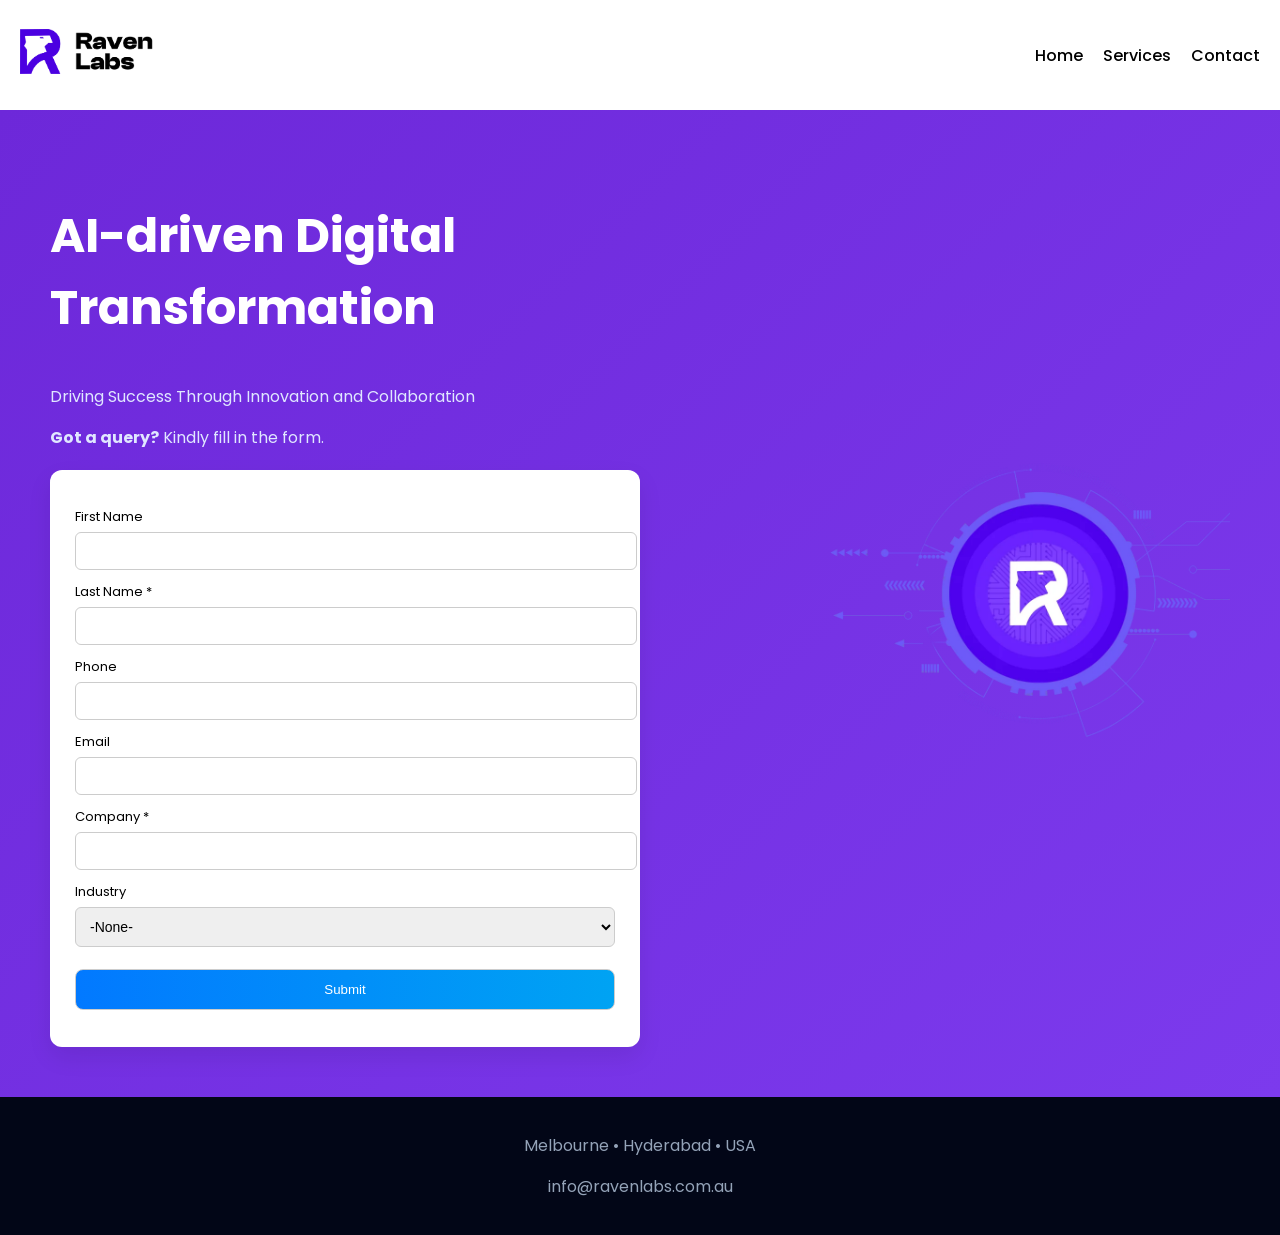
<file: index.html>
<!DOCTYPE html>
<html>

<head>
  <title>Raven Demo</title>

  <link rel="stylesheet" href="style.css">
  <link href="https://fonts.googleapis.com/css2?family=Poppins:wght@300;600&display=swap" rel="stylesheet">

  <style>
    body {
      margin: 0;
      font-family: 'Poppins', sans-serif;
    }

    nav {
      display: flex;
      justify-content: space-between;
      padding: 20px;
      background: #fff;
    }

    .nav-links {
      display: flex;
      list-style: none;
      gap: 20px;
    }

    .hero {
      display: flex;
      justify-content: space-between;
      padding: 50px;
      align-items: center;
    }

    .hero-left {
      width: 50%;
    }

    .hero-right img {
      width: 400px;
    }

    /* CLEANED ZOHO FORM STYLE */
    #crmWebToEntityForm {
      background: #fff;
      border-radius: 12px;
      padding: 25px;
      box-shadow: 0 10px 25px rgba(0, 0, 0, 0.08);
      margin-top: 20px;
    }

    .zcwf_row {
      margin: 12px 0;
      display: flex;
      flex-direction: column;
    }

    .zcwf_col_lab {
      font-size: 13px;
      margin-bottom: 5px;
    }

    .zcwf_col_fld input,
    .zcwf_col_fld select {
      padding: 10px;
      border-radius: 6px;
      border: 1px solid #ccc;
      width: 100%;
    }

    .formsubmit {
      background: linear-gradient(90deg, #0279FF, #00A3F3);
      color: #fff;
      border: none;
      padding: 10px;
      border-radius: 6px;
      cursor: pointer;
    }
  </style>

</head>

<body>

  <!-- NAVBAR -->
  <nav>
    <div class="logo">
      <img src="Logo-Theme-colors.webp" width="120">
    </div>

    <ul class="nav-links">
  <li><a href="index.html">Home</a></li>

  <li class="dropdown">
    <a href="#">Services</a>
    <ul class="dropdown-menu">
      <li><a href="healthcare.html">Healthcare</a></li>
      <li><a href="manufacturing.html">Manufacturing</a></li>
      <li><a href="lawfirms.html">Law Firms</a></li>
      <li><a href="ecommerce.html">E-Commerce</a></li>
      <li><a href="kitchen.html">Kitchen Equipment</a></li>
    </ul>
  </li>

  <li><a href="contact.html">Contact</a></li>
</ul>
  </nav>

  <!-- HERO -->
  <section class="hero">

    <div class="hero-left">
      <h1>AI-driven Digital Transformation</h1>
      <p>Driving Success Through Innovation and Collaboration</p>

      <p><b>Got a query?</b> Kindly fill in the form.</p>

      <!-- ZOHO FORM START -->
      <div id='crmWebToEntityForm' class='zcwf_lblLeft crmWebToEntityForm'>

        <form id='webform6976070000010662011'
          action='https://crm.zoho.com/crm/WebToLeadForm'
          method='POST'
          accept-charset='UTF-8'
          onsubmit='return checkMandatory6976070000010662011()'>

          <!-- REQUIRED HIDDEN FIELDS -->
          <input type='hidden' name='xnQsjsdp'
            value='6124bbb86e18c0049e7d889f80d3643dd6697552429e288f1d72ac96c0f5e2d4'>
          <input type='hidden' name='xmIwtLD'
            value='1644d8aac4efbbdfe9046ef75acfef730b37bc6dd683860458ffea70dcac98a3159d0c12a16c06e2b4fa50a6e458ad41'>
          <input type='hidden' name='actionType' value='TGVhZHM='>

          <!-- FIX THIS URL -->
          <input type='hidden' name='returnURL' value='https://yourdomain.com/thankyou.html'>

          <!-- FIELDS -->

          <div class='zcwf_row'>
            <label class='zcwf_col_lab'>First Name</label>
            <div class='zcwf_col_fld'>
              <input type='text' name='First Name'>
            </div>
          </div>

          <div class='zcwf_row'>
            <label class='zcwf_col_lab'>Last Name *</label>
            <div class='zcwf_col_fld'>
              <input type='text' name='Last Name'>
            </div>
          </div>

          <div class='zcwf_row'>
            <label class='zcwf_col_lab'>Phone</label>
            <div class='zcwf_col_fld'>
              <input type='text' name='Phone'>
            </div>
          </div>

          <div class='zcwf_row'>
            <label class='zcwf_col_lab'>Email</label>
            <div class='zcwf_col_fld'>
              <input type='email' name='Email'>
            </div>
          </div>

          <div class='zcwf_row'>
            <label class='zcwf_col_lab'>Company *</label>
            <div class='zcwf_col_fld'>
              <input type='text' name='Company'>
            </div>
          </div>

          <div class='zcwf_row'>
            <label class='zcwf_col_lab'>Industry</label>
            <div class='zcwf_col_fld'>
              <select name='Industry'>
                <option>-None-</option>
                <option>Healthcare</option>
                <option>Manufacturing</option>
                <option>Law Firms</option>
                <option>E-Commerce</option>
                <option>Kitchen Equipment</option>
              </select>
            </div>
          </div>

          <!-- SOURCE TRACKING -->
          <input type='hidden' name='LEADCF7' value='Home'>

          <!-- BUTTON -->
          <div class='zcwf_row'>
            <input type='submit' class='formsubmit' value='Submit'>
          </div>

        </form>

      </div>
      <!-- ZOHO FORM END -->

    </div>

    <div class="hero-right">
      <img src="hero-1.webp">
    </div>

  </section>

  <!-- FOOTER -->
  <footer style="text-align:center; padding:20px;">
    <p>Melbourne • Hyderabad • USA</p>
    <p>info@ravenlabs.com.au</p>
  </footer>

  <!-- VALIDATION -->
  <script>
    function checkMandatory6976070000010662011() {
      const lastName = document.querySelector('[name="Last Name"]');
      const company = document.querySelector('[name="Company"]');

      if (!lastName.value.trim()) {
        alert("Last Name is required");
        return false;
      }

      if (!company.value.trim()) {
        alert("Company is required");
        return false;
      }

      return true;
    }
  </script>

  <!-- ZOHO ANALYTICS (KEPT) -->
  <script id='wf_anal'
    src='https://crm.zohopublic.com/crm/WebFormAnalyticsServeServlet'>
  </script>

</body>

</html>
</file>
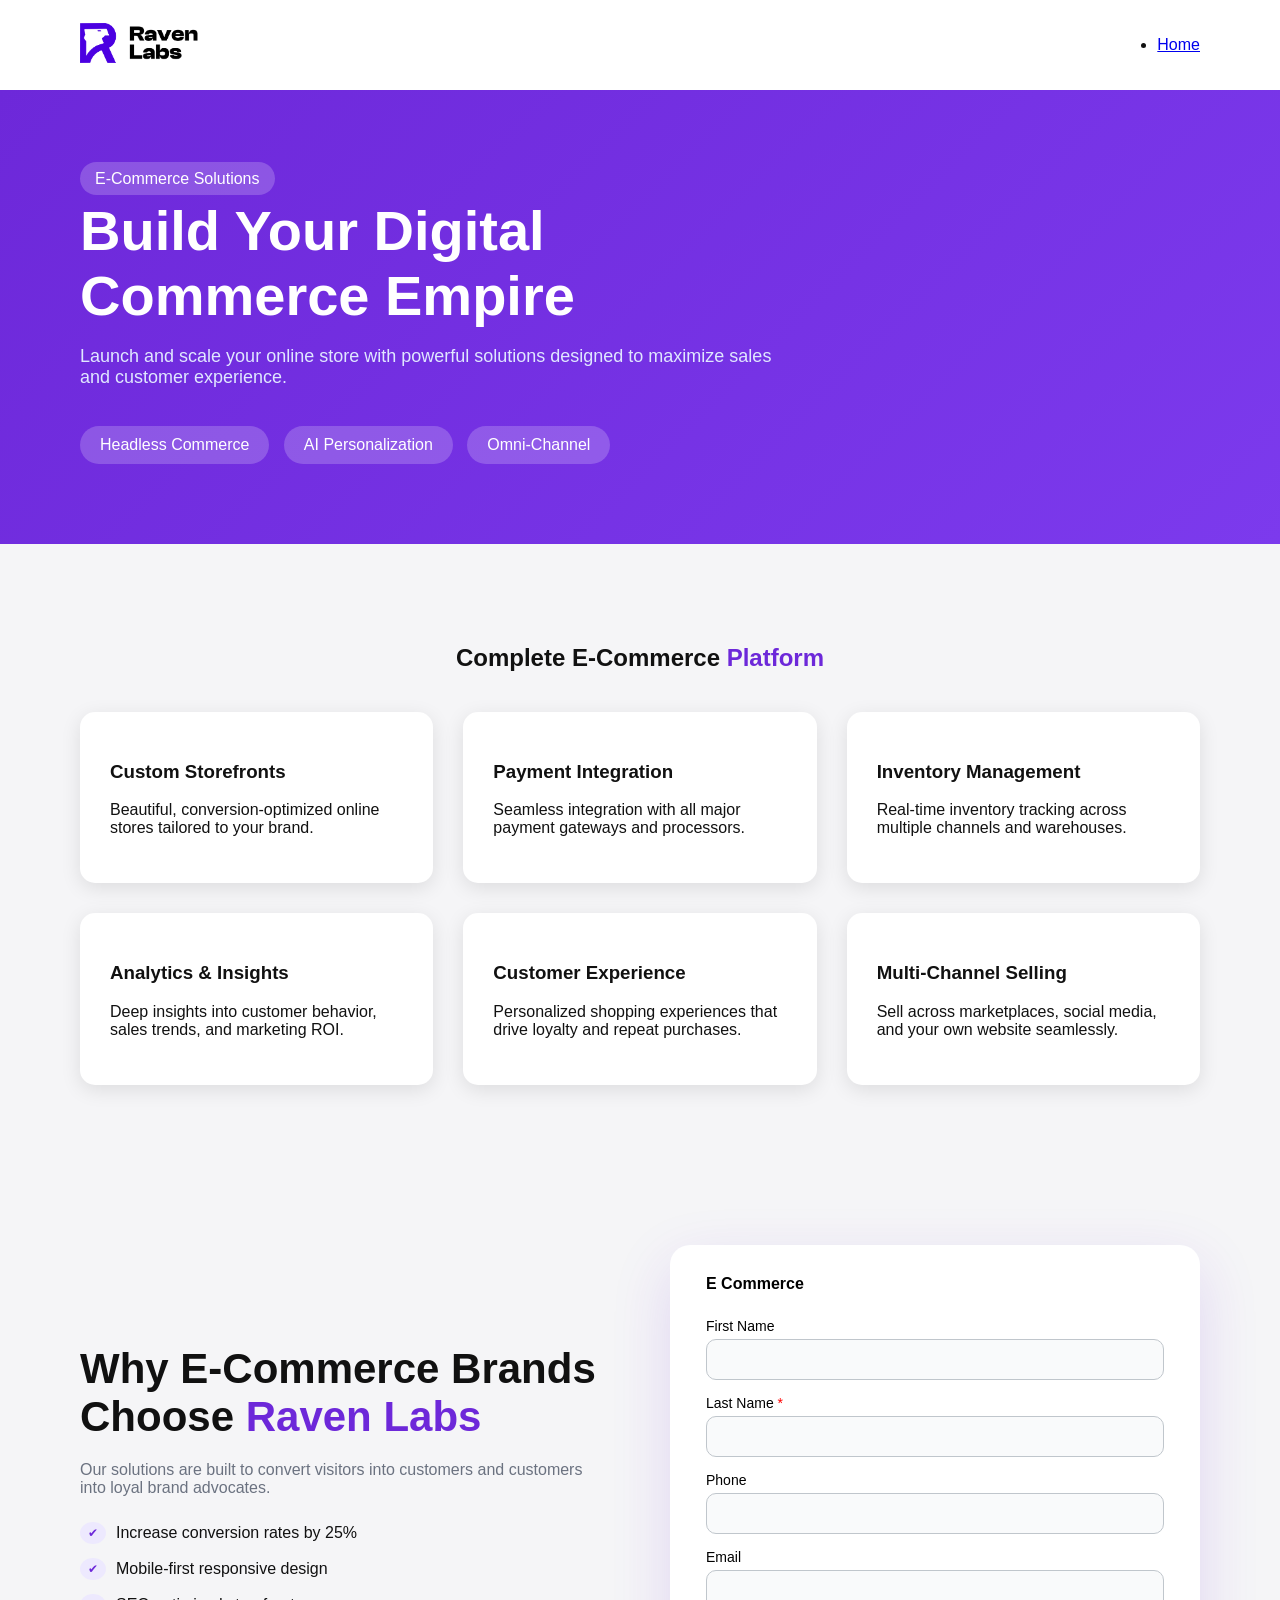
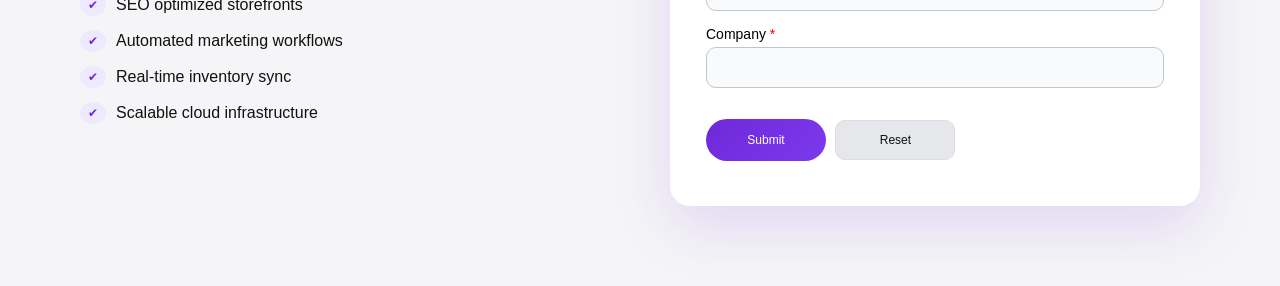
<file: ecommerce.html>
<!DOCTYPE html>
<html>
<head>
  <title>E-Commerce</title>

  <style>
    body {
      margin: 0;
      font-family: 'Poppins', sans-serif;
      background: #f5f5f7;
      color: #111;
    }

    nav {
      display: flex;
      justify-content: space-between;
      align-items: center;
      padding: 20px 80px;
      background: white;
    }

    .logo img {
      height: 40px;
    }

    /* HERO */
    .hero2 {
      padding: 80px;
      background: linear-gradient(135deg, #6d28d9, #7c3aed);
      color: white;
    }

    .hero-content {
      max-width: 700px;
    }

    .hero-content h1 {
      font-size: 56px;
      margin: 10px 0;
    }

    .hero-content p {
      color: #e0e7ff;
      font-size: 18px;
    }

    .tag {
      background: rgba(255,255,255,0.2);
      padding: 8px 15px;
      border-radius: 20px;
    }

    .badges span {
      background: rgba(255,255,255,0.2);
      padding: 10px 20px;
      border-radius: 20px;
      margin-right: 10px;
      display: inline-block;
      margin-top: 20px;
    }

    /* GRID */
    .grid-section {
      padding: 80px;
      text-align: center;
    }

    .grid-section h2 span {
      color: #6d28d9;
    }

    .grid {
      display: grid;
      grid-template-columns: repeat(3, 1fr);
      gap: 30px;
      margin-top: 40px;
    }

    .box {
      background: white;
      padding: 30px;
      border-radius: 15px;
      box-shadow: 0 5px 20px rgba(0,0,0,0.1);
      text-align: left;
    }

    /* SPLIT */
    .split {
      display: flex;
      gap: 60px;
      padding: 80px;
      align-items: center;
    }

    .left {
      width: 50%;
    }

    .why-title {
      font-size: 42px;
      margin-bottom: 20px;
    }

    .why-title span {
      color: #6d28d9;
    }

    .why-desc {
      color: #6b7280;
      margin-bottom: 25px;
    }

    .why-list {
      list-style: none;
      padding: 0;
    }

    .why-list li {
      margin-bottom: 14px;
      display: flex;
      align-items: center;
    }

    .why-list li::before {
      content: "✔";
      color: #6d28d9;
      margin-right: 10px;
      background: #ede9fe;
      border-radius: 50%;
      padding: 4px 8px;
      font-size: 12px;
    }

    .right {
      width: 50%;
    }

    /* ===== ZOHO FORM FIX ===== */
    #crmWebToEntityForm {
      background: white !important;
      padding: 30px !important;
      border-radius: 20px !important;
      box-shadow: 0 20px 60px rgba(109, 40, 217, 0.15) !important;
    }

    #crmWebToEntityForm .zcwf_col_lab,
    #crmWebToEntityForm .zcwf_col_fld {
      float: none !important;
      width: 100% !important;
    }

    #crmWebToEntityForm .zcwf_row {
      margin-bottom: 15px;
    }

    #crmWebToEntityForm label {
      display: block;
      font-size: 14px;
      margin-bottom: 5px;
    }

    #crmWebToEntityForm input,
    #crmWebToEntityForm textarea,
    #crmWebToEntityForm select {
      width: 100% !important;
      padding: 12px;
      border-radius: 10px;
      border: 1px solid #ddd;
      background: #f9fafb;
    }

    #crmWebToEntityForm input:focus,
    #crmWebToEntityForm textarea:focus {
      border-color: #6d28d9;
      outline: none;
      box-shadow: 0 0 0 2px rgba(109,40,217,0.2);
    }

    #crmWebToEntityForm .formsubmit {
      width: 100% !important;
      padding: 14px !important;
      border-radius: 30px !important;
      border: none !important;
      background: linear-gradient(135deg, #6d28d9, #7c3aed) !important;
      color: white !important;
      margin-top: 10px;
      cursor: pointer;
    }

    #crmWebToEntityForm input[type="reset"] {
      background: #e5e7eb !important;
      color: #111 !important;
    }

  </style>
</head>

<body>

<nav>
  <div class="logo">
    <img src="Logo-Theme-colors.webp">
  </div>
  <ul>
    <li><a href="index.html">Home</a></li>
  </ul>
</nav>

<!-- HERO -->
<section class="hero2">
  <div class="hero-content">
    <span class="tag">E-Commerce Solutions</span>
    <h1>Build Your Digital Commerce Empire</h1>
    <p>
      Launch and scale your online store with powerful solutions designed to maximize sales and customer experience.
    </p>

    <div class="badges">
      <span>Headless Commerce</span>
      <span>AI Personalization</span>
      <span>Omni-Channel</span>
    </div>
  </div>
</section>

<!-- GRID -->
<section class="grid-section">
  <h2>Complete E-Commerce <span>Platform</span></h2>

  <div class="grid">
    <div class="box"><h3>Custom Storefronts</h3><p>Beautiful, conversion-optimized online stores tailored to your brand.</p></div>
    <div class="box"><h3>Payment Integration</h3><p>Seamless integration with all major payment gateways and processors.</p></div>
    <div class="box"><h3>Inventory Management</h3><p>Real-time inventory tracking across multiple channels and warehouses.</p></div>
    <div class="box"><h3>Analytics & Insights</h3><p>Deep insights into customer behavior, sales trends, and marketing ROI.</p></div>
    <div class="box"><h3>Customer Experience</h3><p>Personalized shopping experiences that drive loyalty and repeat purchases.</p></div>
    <div class="box"><h3>Multi-Channel Selling</h3><p>Sell across marketplaces, social media, and your own website seamlessly.</p></div>
  </div>
</section>

<!-- SPLIT -->
<section class="split">

  <div class="left">
    <h2 class="why-title">
      Why E-Commerce Brands Choose <span>Raven Labs</span>
    </h2>

    <p class="why-desc">
      Our solutions are built to convert visitors into customers and customers into loyal brand advocates.
    </p>

    <ul class="why-list">
      <li>Increase conversion rates by 25%</li>
      <li>Mobile-first responsive design</li>
      <li>SEO optimized storefronts</li>
      <li>Automated marketing workflows</li>
      <li>Real-time inventory sync</li>
      <li>Scalable cloud infrastructure</li>
    </ul>
  </div>

  <div class="right">

    <!-- 🔥 PASTE FULL ZOHO FORM FROM FILE HERE (UNCHANGED) -->
     <!-- Note :
   - You can modify the font style and form style to suit your website. 
   - Code lines with comments Do not remove this code are required for the form to work properly, make sure that you do not remove these lines of code. 
   - The Mandatory check script can modified as to suit your business needs. 
   - It is important that you test the modified form before going live.-->
<div id = 'crmWebToEntityForm' class = 'zcwf_lblLeft crmWebToEntityForm' style = 'background-color: white;color: black;max-width: 600px;'>
	<meta name = 'viewport' content = 'width=device-width, initial-scale=1.0'>
		<META HTTP-EQUIV = 'content-type' CONTENT = 'text/html;charset=UTF-8'>
			<form id = 'webform6976070000010662113' action = 'https://crm.zoho.com/crm/WebToLeadForm' name = WebToLeads6976070000010662113 method = 'POST' onSubmit = 'javascript:document.charset="UTF-8"; return checkMandatory6976070000010662113()' accept-charset = 'UTF-8'>
				<input type = 'text' style = 'display:none;' name = 'xnQsjsdp' value = 'de2aba503d6efabd0a9bcac57846ad7c94ffbf93bc014a1c625c9943f0cdfea8'>
				</input>
				<input type = 'hidden' name = 'zc_gad' id = 'zc_gad' value = ''>
				</input>
				<input type = 'text' style = 'display:none;' name = 'xmIwtLD' value = '9910c30ad9e73963703c886553c5b37f0915ce532021236230db3637b8a5a860de4fb149ed708f9639b1eca174ad0379'>
				</input>
				<input type = 'text' style = 'display:none;' name = 'actionType' value = 'TGVhZHM='>
				</input>
				<input type = 'text' style = 'display:none;' name = 'returnURL' value = 'null'>
				</input>
				<!-- Do not remove this code. -->
				<style>
					html,body{
						margin: 0px;
					}
					.formsubmit.zcwf_button{
						color: white !important;
						background: transparent linear-gradient(0deg, #0279FF 0%, #00A3F3 100%);
					}
					#crmWebToEntityForm.zcwf_lblLeft{
						width: 100%;
						padding: 25px;
						margin: 0 auto;
						box-sizing: border-box;
					}
					#crmWebToEntityForm.zcwf_lblLeft *{
						box-sizing: border-box;
					}
					#crmWebToEntityForm {text-align: left;
					}
					#crmWebToEntityForm *{
					direction: ltr;
					}
					.zcwf_lblLeft .zcwf_title{
					word-wrap: break-word;
					padding: 0px 6px 10px;
					font-weight: bold }
					.zcwf_lblLeft.cpT_primaryBtn:hover{
					background: linear-gradient(#02acff 0,#006be4 100%)no-repeat padding-box !important;
					box-shadow: 0 -2px 0 0  #0159b9 inset !important;
					border: 0 !important;
					color:  #fff !important;
					outline: 0 !important;
					}
					.zcwf_lblLeft .zcwf_col_fld input[ type  = text], input[ type  = password], .zcwf_lblLeft .zcwf_col_fld textarea{
					width: 60%;
					border: 1px solid  #c0c6cc !important;
					resize: vertical;
					border-radius: 2px;
					float: left;
					}
					.zcwf_lblLeft .zcwf_col_lab{
					width: 30%;
					word-break: break-word;
					padding: 0px 6px 0px;
					margin-right: 10px;
					margin-top: 5px;
					float: left;
					min-height: 1px;
					}
					.zcwf_lblLeft .zcwf_col_fld{
					float: left;
					width: 68%;
					padding: 0px 6px 0px;
					position: relative;
					margin-top: 5px;
					}
					.zcwf_lblLeft .zcwf_privacy {padding: 6px;
					}
					.zcwf_lblLeft .wfrm_fld_dpNn {display: none;
					}
					.dIB {display: inline-block;
					}
					.zcwf_lblLeft .zcwf_col_fld_slt{
					width: 60%;
					border: 1px solid  #ccc;
					background:  #fff;
					border-radius: 4px;
					font-size: 12px;
					float: left;
					resize: vertical;
					padding: 2px 5px;
					}
					.zcwf_lblLeft .zcwf_row:after, .zcwf_lblLeft .zcwf_col_fld:after{
					content: '';
					display: table;
					clear: both;
					}
					.zcwf_lblLeft .zcwf_col_help{
					float: left;
					margin-left: 7px;
					font-size: 12px;
					max-width: 35%;
					word-break: break-word;
					}
					.zcwf_lblLeft .zcwf_help_icon{
					cursor: pointer;
					width: 16px;
					height: 16px;
					display: inline-block;
					background:  #fff;
					border: 1px solid  #c0c6cc;
					color:  #c1c1c1;
					text-align: center;
					font-size: 11px;
					line-height: 16px;
					font-weight: bold;
					border-radius: 50%;
					}
					.zcwf_lblLeft .zcwf_row {margin: 15px 0px;
					}
					.zcwf_lblLeft .formsubmit{
					margin-right: 5px;
					cursor: pointer;
					color:  #313949;
					font-size: 12px;
					}
					.zcwf_lblLeft .zcwf_privacy_txt{
					width: 90%;
					color: rgb(0, 0, 0);
					font-size: 12px;
					font-family: Arial;
					display: inline-block;
					vertical-align: top;
					color:  #313949;
					padding-top: 2px;
					margin-left: 6px;
					}
					.zcwf_lblLeft .zcwf_button{
					font-size: 12px;
					color:  #313949;
					border: 1px solid  #c0c6cc;
					padding: 3px 9px;
					border-radius: 4px;
					cursor: pointer;
					max-width: 120px;
					overflow: hidden;
					text-overflow: ellipsis;
					white-space: nowrap;
					}
					.zcwf_lblLeft .zcwf_tooltip_over{
					position: relative;
					}
					.zcwf_lblLeft .zcwf_tooltip_ctn{
					position: absolute;
					background:  #dedede;
					padding: 3px 6px;
					top: 3px;
					border-radius: 4px;
					word-break: break-word;
					min-width: 100px;
					max-width: 150px;
					color:  #313949;
					z-index: 100;
					}
					.zcwf_lblLeft .zcwf_ckbox{
					float: left;
					}
					.zcwf_lblLeft .zcwf_file{
					width: 55%;
					box-sizing: border-box;
					float: left;
					}
					.cBoth:after{
					content: '';
					display: block;
					clear: both;
					}
					@media all and  (max-width: 600px){
					.zcwf_lblLeft .zcwf_col_lab, .zcwf_lblLeft .zcwf_col_fld{
					width: auto;
					float: none !important;
					}
					.zcwf_lblLeft .zcwf_col_help {width: 40%;
					}
					}
				</style>
				<div class = 'zcwf_title' style = 'max-width: 600px;color: black; font-family:Arial;'>E Commerce</div>
				<div class = 'zcwf_row'>
					<div class = 'zcwf_col_lab' style = 'font-size:12px; font-family: Arial;'>
						<label for = 'First_Name'>First Name</label>
					</div>
					<div class = 'zcwf_col_fld'>
						<input type = 'text' id = 'First_Name' aria-required = 'false' aria-label = 'First Name' name = 'First Name' aria-valuemax = '40' maxlength = '40'>
						</input>
						<div class = 'zcwf_col_help'>
						</div>
					</div>
				</div>
				<div class = 'zcwf_row'>
					<div class = 'zcwf_col_lab' style = 'font-size:12px; font-family: Arial;'>
						<label for = 'Last_Name'>Last Name
							<span style = 'color:red;'>*</span>
						</label>
					</div>
					<div class = 'zcwf_col_fld'>
						<input type = 'text' id = 'Last_Name' aria-required = 'true' aria-label = 'Last Name' name = 'Last Name' aria-valuemax = '80' maxlength = '80'>
						</input>
						<div class = 'zcwf_col_help'>
						</div>
					</div>
				</div>
				<div class = 'zcwf_row'>
					<div class = 'zcwf_col_lab' style = 'font-size:12px; font-family: Arial;'>
						<label for = 'Phone'>Phone</label>
					</div>
					<div class = 'zcwf_col_fld'>
						<input type = 'text' id = 'Phone' aria-required = 'false' aria-label = 'Phone' name = 'Phone' aria-valuemax = '30' maxlength = '30'>
						</input>
						<div class = 'zcwf_col_help'>
						</div>
					</div>
				</div>
				<div class = 'zcwf_row'>
					<div class = 'zcwf_col_lab' style = 'font-size:12px; font-family: Arial;'>
						<label for = 'Email'>Email</label>
					</div>
					<div class = 'zcwf_col_fld'>
						<input type = 'text' ftype = 'email' autocomplete = 'false' id = 'Email' aria-required = 'false' aria-label = 'Email' name = 'Email' aria-valuemax = '100' crmlabel = '' maxlength = '100'>
						</input>
						<div class = 'zcwf_col_help'>
						</div>
					</div>
				</div>
				<div class = 'zcwf_row'>
					<div class = 'zcwf_col_lab' style = 'font-size:12px; font-family: Arial;'>
						<label for = 'Company'>Company
							<span style = 'color:red;'>*</span>
						</label>
					</div>
					<div class = 'zcwf_col_fld'>
						<input type = 'text' id = 'Company' aria-required = 'true' aria-label = 'Company' name = 'Company' aria-valuemax = '200' maxlength = '200'>
						</input>
						<div class = 'zcwf_col_help'>
						</div>
					</div>
				</div>
				<div class = 'zcwf_row wfrm_fld_dpNn'>
					<div class = 'zcwf_col_lab' style = 'font-size:12px; font-family: Arial;'>
						<label for = 'Industry'>Industry</label>
					</div>
					<div class = 'zcwf_col_fld'>
						<select class = 'zcwf_col_fld_slt' role = 'combobox' aria-expanded = 'false' aria-haspopup = 'listbox' id = 'Industry'onChange='addAriaSelected6976070000010662113()' aria-required = 'false' aria-label = 'Industry' name = 'Industry'>
							<option value = '-None-'>-None-</option>
							<option value = 'General'>General</option>
							<option value = 'Healthcare'>Healthcare</option>
							<option value = 'Manufacturing'>Manufacturing</option>
							<option value = 'Law&#x20;Firms'>Law Firms</option>
							<option selected value = 'E&#x20;-&#x20;Commerce'>E - Commerce</option>
							<option value = 'Kitchen&#x20;Equiptment'>Kitchen Equiptment</option>
						</select>
						<div class = 'zcwf_col_help'>
						</div>
					</div>
				</div>
				<div class = 'zcwf_row wfrm_fld_dpNn'>
					<div class = 'zcwf_col_lab' style = 'font-size:12px; font-family: Arial;'>
						<label for = 'LEADCF7'>Source Page</label>
					</div>
					<div class = 'zcwf_col_fld'>
						<select class = 'zcwf_col_fld_slt' role = 'combobox' aria-expanded = 'false' aria-haspopup = 'listbox' id = 'LEADCF7'onChange='addAriaSelected6976070000010662113()' aria-required = 'false' aria-label = 'LEADCF7' name = 'LEADCF7'>
							<option value = '-None-'>-None-</option>
							<option value = 'Home'>Home</option>
							<option value = 'Healthcare&#x20;Page'>Healthcare Page</option>
							<option value = 'Manufacturing&#x20;Page'>Manufacturing Page</option>
							<option value = 'Law&#x20;Firms&#x20;Page'>Law Firms Page</option>
							<option selected value = 'E-&#x20;Commerce&#x20;Page'>E- Commerce Page</option>
							<option value = 'Kitchen&#x20;Equiptment&#x20;Page'>Kitchen Equiptment Page</option>
						</select>
						<div class = 'zcwf_col_help'>
						</div>
					</div>
				</div>
				<input type = 'text' type = 'hidden' style = 'display: none;' name = 'aG9uZXlwb3Q' value = ''/>
				<div class = 'zcwf_row'>
					<div class = 'zcwf_col_lab'>
					</div>
					<div class = 'zcwf_col_fld'>
						<input type = 'submit' id = 'formsubmit' role = 'button' class = 'formsubmit zcwf_button' value = 'Submit' aria-label = 'Submit' title = 'Submit'>
							<input type = 'reset' class = 'zcwf_button' role = 'button' name = 'reset' value = 'Reset' aria-label = 'Reset' title = 'Reset'>
							</div>
						</div>
						<script>
							function addAriaSelected6976070000010662113(){
								var optionElem = event.target;
								var previousSelectedOption = optionElem.querySelector('[aria-selected=true]');
								if (previousSelectedOption) {
									previousSelectedOption.removeAttribute('aria-selected');
								}
								optionElem.querySelectorAll('option') [optionElem.selectedIndex] .ariaSelected = 'true';
							}
							function validateEmail6976070000010662113(){
								var form = document.forms['WebToLeads6976070000010662113'];
								var emailFld = form.querySelectorAll('[ftype=email]');
								var i;
								for(i = 0; i < emailFld.length; i++ ) {
									var emailVal = emailFld[i].value;
									if ((emailVal.replace (/^\s+|\s+$/g,'') ) .length != 0) {
										var atpos = emailVal.indexOf('@');
										var dotpos = emailVal.lastIndexOf('.');
										if(atpos < 1 || dotpos < atpos + 2 || dotpos + 2 >= emailVal.length) {
											alert('Please enter a valid email address. ');
											emailFld[i].focus();
											return false;
										}
									}
								}
								return true;
							}
							function checkMandatory6976070000010662113(){
								var mndFileds = new Array('Company', 'Last Name');
								var fldLangVal = new Array('Company', 'Last\x20Name');
								for (i = 0; i < mndFileds.length; i++ ) {
									var fieldObj = document.forms['WebToLeads6976070000010662113'] [mndFileds[i]];
									if (fieldObj) {
										if(((fieldObj.value) .replace (/^\s+|\s+$/g,'') ) .length == 0) {
											if (fieldObj.type == 'file') {
												alert('Please select a file to upload.');
												fieldObj.focus();
												return false;
											}
											alert(fldLangVal[i] + ' cannot be empty.');
											fieldObj.focus();
											return false;
										} else if (fieldObj.nodeName == 'SELECT') {
											if (fieldObj.options[fieldObj.selectedIndex].value == '-None-') {
												alert(fldLangVal[i] + ' cannot be none.');
												fieldObj.focus();
												return false;
											}
										} else if (fieldObj.type == 'checkbox') {
											if (fieldObj.checked == false) {
												alert('Please accept  ' + fldLangVal[i]);
												fieldObj.focus();
												return false;
											}
										}
										try{
											if (fieldObj.name == 'Last Name') {
												name = fieldObj.value;
											}
										} catch (e){}
									}
								}
								if ( !validateEmail6976070000010662113 () ) {
									return false;
								}
								var urlparams = new URLSearchParams(window.location.search);
								if (urlparams.has ('service') && (urlparams.get ('service') === 'smarturl') ) {
									var webform = document.getElementById('webform6976070000010662113');
									var service = urlparams.get('service');
									var smarturlfield = document.createElement('input');
									smarturlfield.setAttribute('type', 'hidden');
									smarturlfield.setAttribute('value', service);
									smarturlfield.setAttribute('name', 'service');
									webform.appendChild(smarturlfield);
								}
								document.querySelector('.crmWebToEntityForm .formsubmit').setAttribute('disabled', true);
							}
							function tooltipShow6976070000010662113(el){
								var tooltip = el.nextElementSibling;
								var tooltipDisplay = tooltip.style.display;
								if (tooltipDisplay == 'none') {
									var allTooltip = document.getElementsByClassName('zcwf_tooltip_over');
									for (i = 0; i < allTooltip.length; i++ ) {
										allTooltip[i].style.display = 'none';
									}
									tooltip.style.display = 'block';
								} else {
									tooltip.style.display = 'none';
								}
							}
						</script>
						<!-- Do not remove this --- Analytics Tracking code starts -->
						<script id = 'wf_anal' src = 'https://crm.zohopublic.com/crm/WebFormAnalyticsServeServlet?rid=[base64]&tw=bc821ab6b790fa79c3eeecad6726a2c3881a433b7a3096467b78d152c88ed567'>
					</script>
					<!-- Do not remove this --- Analytics Tracking code ends. -->
				</form>
			</div>

  </div>

</section>

</body>
</html>
</file>
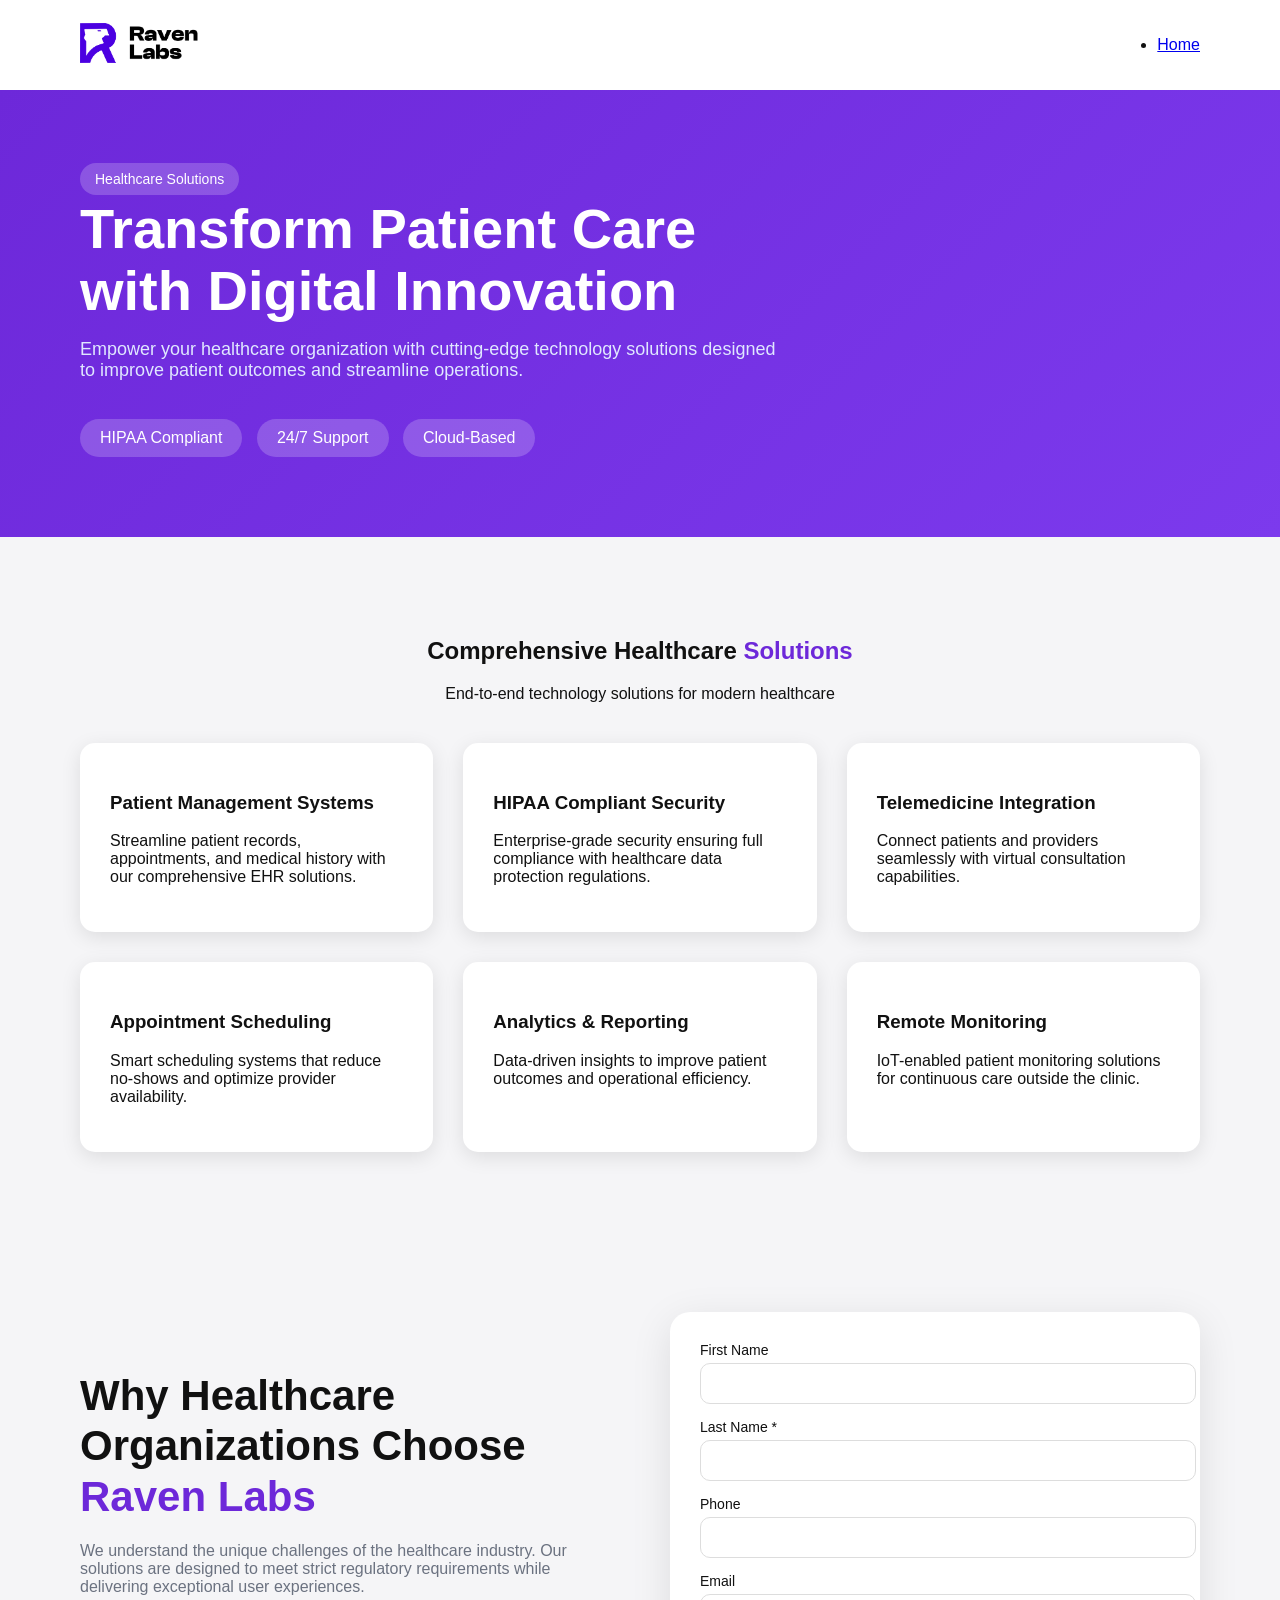
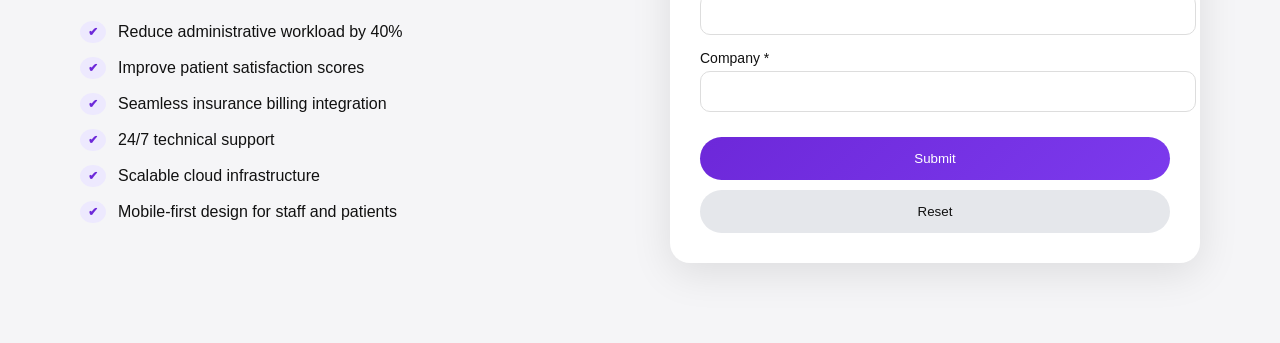
<file: healthcare.html>
<!DOCTYPE html>
<html lang="en">
<head>
  <meta charset="UTF-8">
  <meta name="viewport" content="width=device-width, initial-scale=1.0">
  <title>Healthcare</title>

  <!-- Keep global CSS for navbar only (optional) -->

  <style>
    body {
      margin: 0;
      font-family: 'Poppins', sans-serif;
      background: #f5f5f7;
      color: #111;
    }

    /* NAV */
    nav {
      display: flex;
      justify-content: space-between;
      align-items: center;
      padding: 20px 80px;
      background: white;
    }

    .logo img {
      height: 40px;
    }

    /* HERO */
    .hero2 {
      padding: 80px;
      background: linear-gradient(135deg, #6d28d9, #7c3aed);
      color: white;
    }

    .hero-content {
      max-width: 700px;
    }

    .hero-content h1 {
      font-size: 56px;
      margin: 10px 0;
      line-height: 1.1;
    }

    .hero-content p {
      color: #e0e7ff;
      font-size: 18px;
    }

    .tag {
      background: rgba(255,255,255,0.2);
      padding: 8px 15px;
      border-radius: 20px;
      font-size: 14px;
    }

    .badges span {
      background: rgba(255,255,255,0.2);
      padding: 10px 20px;
      border-radius: 20px;
      margin-right: 10px;
      display: inline-block;
      margin-top: 20px;
    }

    /* GRID */
    .grid-section {
      padding: 80px;
      text-align: center;
    }

    .grid-section h2 span {
      color: #6d28d9;
    }

    .grid {
      display: grid;
      grid-template-columns: repeat(3, 1fr);
      gap: 30px;
      margin-top: 40px;
    }

    .box {
      background: white;
      padding: 30px;
      border-radius: 15px;
      box-shadow: 0 5px 20px rgba(0,0,0,0.1);
      text-align: left;
    }

    /* SPLIT */
    .split {
      display: flex;
      gap: 60px;
      padding: 80px;
      align-items: center;
    }

    .left {
      width: 50%;
    }

    .left ul {
      margin-top: 20px;
    }

    .left li {
      margin-bottom: 10px;
    }

    .right {
      width: 50%;
    }

    /* FORM */
    #crmWebToEntityForm {
      background: white;
      padding: 30px;
      border-radius: 20px;
      box-shadow: 0 10px 40px rgba(0,0,0,0.1);
    }

    .zcwf_col_lab,
    .zcwf_col_fld {
      float: none !important;
      width: 100% !important;
    }

    .zcwf_row {
      margin-bottom: 15px;
    }

    .zcwf_row label {
      display: block;
      margin-bottom: 5px;
      font-size: 14px;
    }

    .zcwf_row input {
      width: 100%;
      padding: 12px;
      border-radius: 10px;
      border: 1px solid #ddd;
    }

    .formsubmit {
  width: 100%;
  padding: 14px;
  border-radius: 30px;
  border: none;
  background: linear-gradient(135deg, #6d28d9, #7c3aed);
  color: white;
  margin-top: 10px;
  cursor: pointer;
  font-weight: 500;
}

    input[type="reset"] {
      background: #e5e7eb;
      color: #111;
    }

    /* WHY SECTION */
.why-title {
  font-size: 42px;
  line-height: 1.2;
  margin-bottom: 20px;
}

.why-title span {
  color: #6d28d9;
}

.why-desc {
  color: #6b7280;
  font-size: 16px;
  margin-bottom: 25px;
  max-width: 500px;
}

/* LIST STYLE */
.why-list {
  list-style: none;
  padding: 0;
}

.why-list li {
  margin-bottom: 14px;
  font-size: 16px;
  display: flex;
  align-items: center;
}

/* CUSTOM CHECK ICON */
.why-list li::before {
  content: "✔";
  color: #6d28d9;
  font-weight: bold;
  margin-right: 12px;
  background: #ede9fe;
  border-radius: 50%;
  padding: 4px 8px;
  font-size: 12px;
}
  </style>
</head>

<body>

<!-- NAVBAR -->
<nav>
  <div class="logo">
    <img src="Logo-Theme-colors.webp">
  </div>
  <ul>
    <li><a href="index.html">Home</a></li>
  </ul>
</nav>

<!-- HERO -->
<section class="hero2">
  <div class="hero-content">
    <span class="tag">Healthcare Solutions</span>
    <h1>Transform Patient Care with Digital Innovation</h1>
    <p>
      Empower your healthcare organization with cutting-edge technology solutions
      designed to improve patient outcomes and streamline operations.
    </p>

    <div class="badges">
      <span>HIPAA Compliant</span>
      <span>24/7 Support</span>
      <span>Cloud-Based</span>
    </div>
  </div>
</section>

<!-- GRID -->
<section class="grid-section">
  <h2>Comprehensive Healthcare <span>Solutions</span></h2>
  <p>End-to-end technology solutions for modern healthcare</p>

  <div class="grid">
    <div class="box"><h3>Patient Management Systems</h3><p>Streamline patient records, appointments, and medical history with our comprehensive EHR solutions.</p></div>
    <div class="box"><h3>HIPAA Compliant Security</h3><p>Enterprise-grade security ensuring full compliance with healthcare data protection regulations.</p></div>
    <div class="box"><h3>Telemedicine Integration</h3><p>Connect patients and providers seamlessly with virtual consultation capabilities.</p></div>
    <div class="box"><h3>Appointment Scheduling</h3><p>Smart scheduling systems that reduce no-shows and optimize provider availability.</p></div>
    <div class="box"><h3>Analytics & Reporting</h3><p>Data-driven insights to improve patient outcomes and operational efficiency.</p></div>
    <div class="box"><h3>Remote Monitoring</h3><p>IoT-enabled patient monitoring solutions for continuous care outside the clinic.</p></div>
  </div>
</section>

<!-- SPLIT -->
<section class="split">

  <div class="left">

  <h2 class="why-title">
    Why Healthcare Organizations Choose <span>Raven Labs</span>
  </h2>

  <p class="why-desc">
    We understand the unique challenges of the healthcare industry. Our solutions are designed to meet strict regulatory requirements while delivering exceptional user experiences.
  </p>

  <ul class="why-list">
    <li>Reduce administrative workload by 40%</li>
    <li>Improve patient satisfaction scores</li>
    <li>Seamless insurance billing integration</li>
    <li>24/7 technical support</li>
    <li>Scalable cloud infrastructure</li>
    <li>Mobile-first design for staff and patients</li>
  </ul>

</div>
  <!-- FORM -->
  <div class="right">
    <div id="crmWebToEntityForm">

      <form action="https://crm.zoho.com/crm/WebToLeadForm" method="POST">

        <input type="hidden" name="xnQsjsdp" value="4b84b9f3ee143a401ca0e62180717c41a465aa939dd8dda5aef9e3c9e3737df9">
        <input type="hidden" name="xmIwtLD" value="b410955a01a101452e6be6563696bd84588d02c697d2b906752226f387f11e86071e09ea8922770efa620d4cf1253483">
        <input type="hidden" name="actionType" value="TGVhZHM=">

        <div class="zcwf_row">
          <label>First Name</label>
          <input type="text" name="First Name">
        </div>

        <div class="zcwf_row">
          <label>Last Name *</label>
          <input type="text" name="Last Name">
        </div>

        <div class="zcwf_row">
          <label>Phone</label>
          <input type="text" name="Phone">
        </div>

        <div class="zcwf_row">
          <label>Email</label>
          <input type="text" name="Email">
        </div>

        <div class="zcwf_row">
          <label>Company *</label>
          <input type="text" name="Company">
        </div>

        <input type="hidden" name="Industry" value="Healthcare">

        <input type="submit" class="formsubmit" value="Submit">
        <input type="reset" class="formsubmit" value="Reset">

      </form>

    </div>
  </div>

</section>

</body>
</html>
</file>
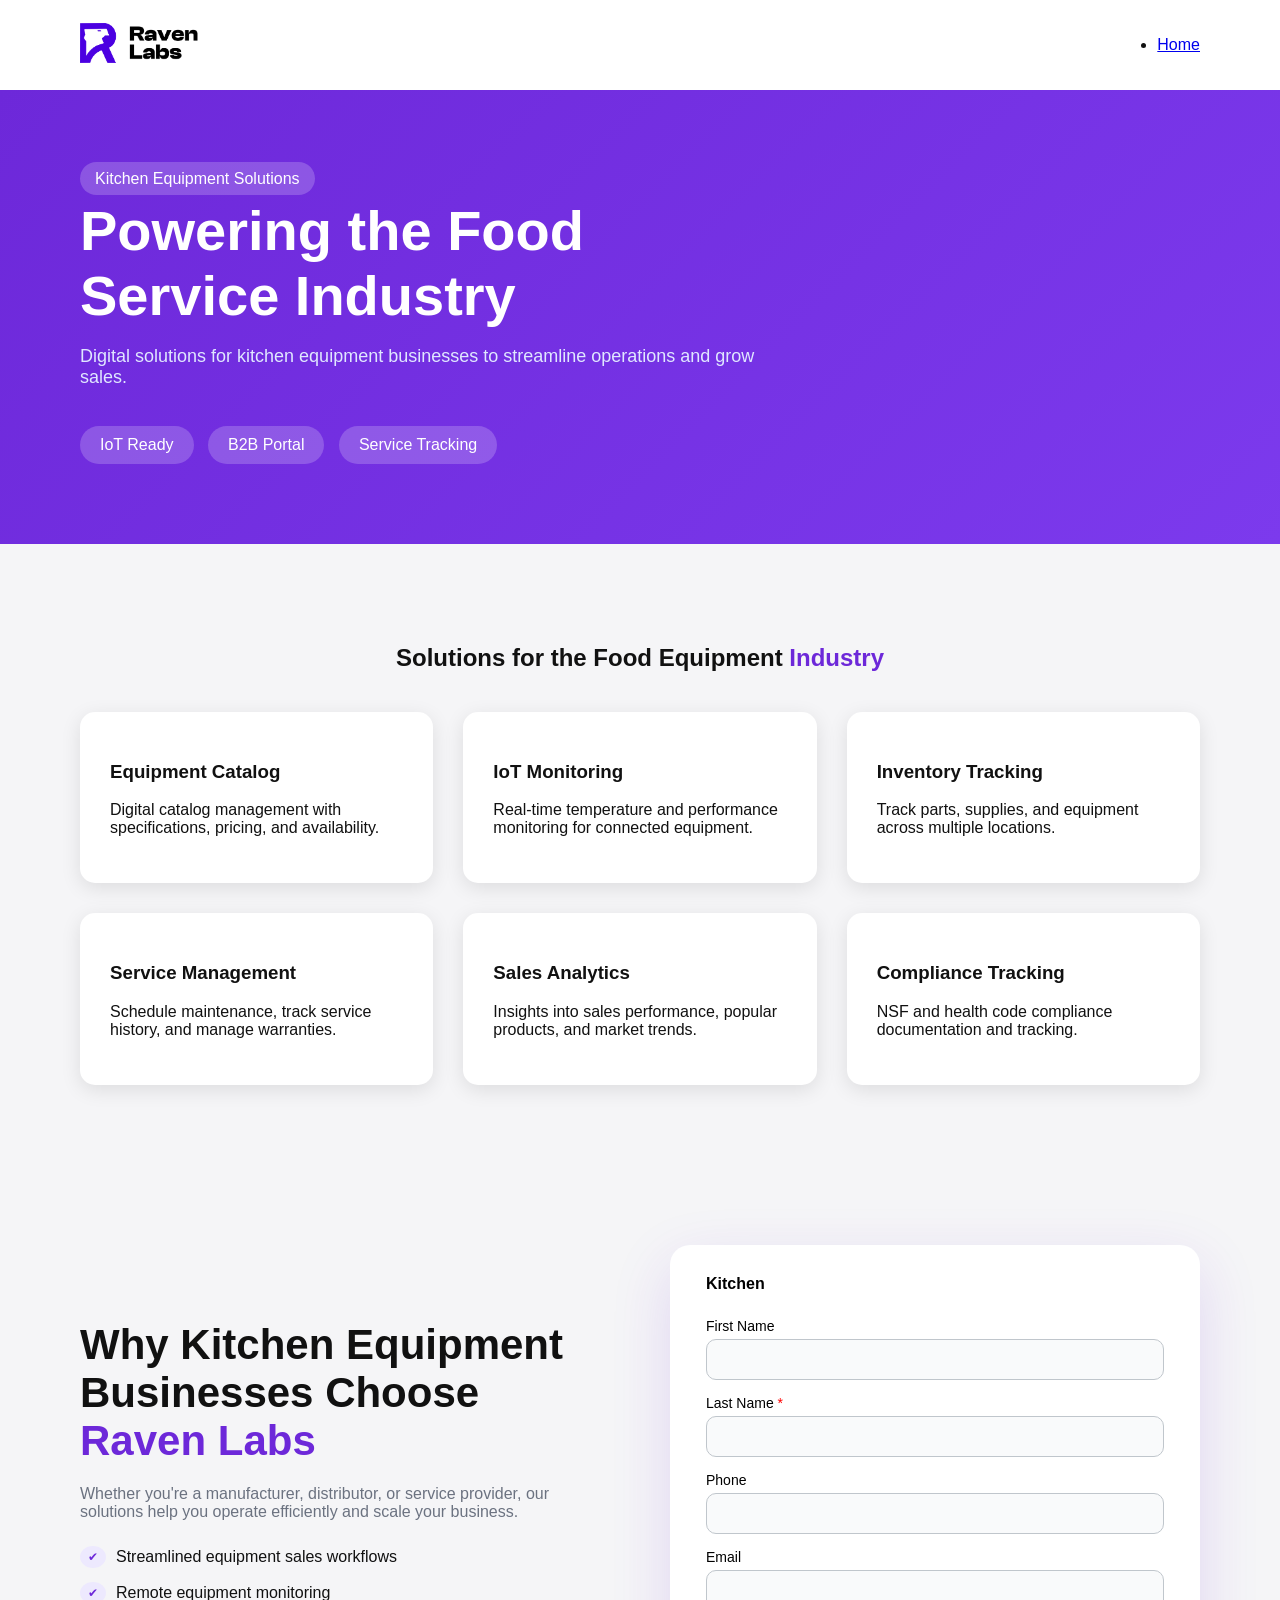
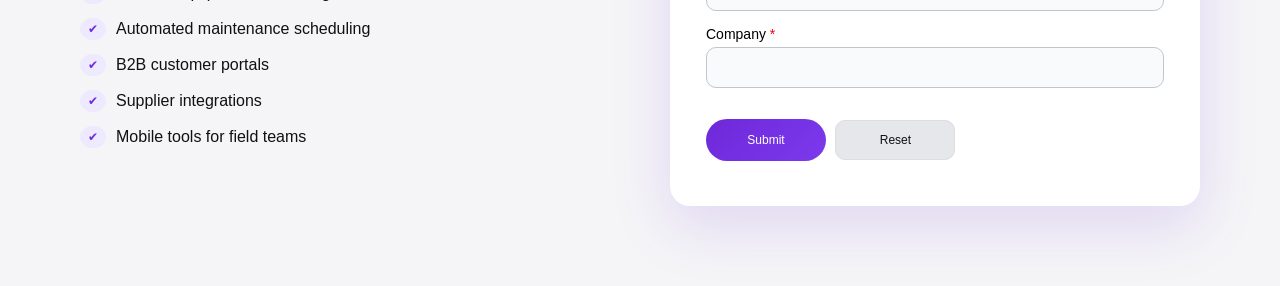
<file: kitchen.html>
<!DOCTYPE html>
<html>
<head>
  <title>Kitchen Equipment</title>

  <style>
    body {
      margin: 0;
      font-family: 'Poppins', sans-serif;
      background: #f5f5f7;
      color: #111;
    }

    nav {
      display: flex;
      justify-content: space-between;
      align-items: center;
      padding: 20px 80px;
      background: white;
    }

    .logo img {
      height: 40px;
    }

    /* HERO */
    .hero2 {
      padding: 80px;
      background: linear-gradient(135deg, #6d28d9, #7c3aed);
      color: white;
    }

    .hero-content {
      max-width: 700px;
    }

    .hero-content h1 {
      font-size: 56px;
      margin: 10px 0;
    }

    .hero-content p {
      color: #e0e7ff;
      font-size: 18px;
    }

    .tag {
      background: rgba(255,255,255,0.2);
      padding: 8px 15px;
      border-radius: 20px;
    }

    .badges span {
      background: rgba(255,255,255,0.2);
      padding: 10px 20px;
      border-radius: 20px;
      margin-right: 10px;
      display: inline-block;
      margin-top: 20px;
    }

    /* GRID */
    .grid-section {
      padding: 80px;
      text-align: center;
    }

    .grid-section h2 span {
      color: #6d28d9;
    }

    .grid {
      display: grid;
      grid-template-columns: repeat(3, 1fr);
      gap: 30px;
      margin-top: 40px;
    }

    .box {
      background: white;
      padding: 30px;
      border-radius: 15px;
      box-shadow: 0 5px 20px rgba(0,0,0,0.1);
      text-align: left;
    }

    /* SPLIT */
    .split {
      display: flex;
      gap: 60px;
      padding: 80px;
      align-items: center;
    }

    .left {
      width: 50%;
    }

    .why-title {
      font-size: 42px;
      margin-bottom: 20px;
    }

    .why-title span {
      color: #6d28d9;
    }

    .why-desc {
      color: #6b7280;
      margin-bottom: 25px;
    }

    .why-list {
      list-style: none;
      padding: 0;
    }

    .why-list li {
      margin-bottom: 14px;
      display: flex;
      align-items: center;
    }

    .why-list li::before {
      content: "✔";
      color: #6d28d9;
      margin-right: 10px;
      background: #ede9fe;
      border-radius: 50%;
      padding: 4px 8px;
      font-size: 12px;
    }

    .right {
      width: 50%;
    }

    /* ===== ZOHO FORM FIX ===== */
    #crmWebToEntityForm {
      background: white !important;
      padding: 30px !important;
      border-radius: 20px !important;
      box-shadow: 0 20px 60px rgba(109, 40, 217, 0.15) !important;
    }

    /* remove Zoho float layout */
    #crmWebToEntityForm .zcwf_col_lab,
    #crmWebToEntityForm .zcwf_col_fld {
      float: none !important;
      width: 100% !important;
    }

    #crmWebToEntityForm .zcwf_row {
      margin-bottom: 15px;
    }

    #crmWebToEntityForm label {
      display: block;
      font-size: 14px;
      margin-bottom: 5px;
    }

    #crmWebToEntityForm input,
    #crmWebToEntityForm textarea,
    #crmWebToEntityForm select {
      width: 100% !important;
      padding: 12px;
      border-radius: 10px;
      border: 1px solid #ddd;
      background: #f9fafb;
    }

    #crmWebToEntityForm input:focus,
    #crmWebToEntityForm textarea:focus {
      border-color: #6d28d9;
      outline: none;
      box-shadow: 0 0 0 2px rgba(109,40,217,0.2);
    }

    /* FORCE PURPLE BUTTON */
    #crmWebToEntityForm .formsubmit {
      width: 100% !important;
      padding: 14px !important;
      border-radius: 30px !important;
      border: none !important;
      background: linear-gradient(135deg, #6d28d9, #7c3aed) !important;
      color: white !important;
      margin-top: 10px;
      cursor: pointer;
    }

    #crmWebToEntityForm input[type="reset"] {
      background: #e5e7eb !important;
      color: #111 !important;
    }

  </style>
</head>

<body>

<nav>
  <div class="logo">
    <img src="Logo-Theme-colors.webp">
  </div>
  <ul>
    <li><a href="index.html">Home</a></li>
  </ul>
</nav>

<!-- HERO -->
<section class="hero2">
  <div class="hero-content">
    <span class="tag">Kitchen Equipment Solutions</span>
    <h1>Powering the Food Service Industry</h1>
    <p>
      Digital solutions for kitchen equipment businesses to streamline operations and grow sales.
    </p>

    <div class="badges">
      <span>IoT Ready</span>
      <span>B2B Portal</span>
      <span>Service Tracking</span>
    </div>
  </div>
</section>

<!-- GRID -->
<section class="grid-section">
  <h2>Solutions for the Food Equipment <span>Industry</span></h2>

 <div class="grid">
    <div class="box"><h3>Equipment Catalog</h3><p>Digital catalog management with specifications, pricing, and availability.</p></div>
    <div class="box"><h3>IoT Monitoring</h3><p>Real-time temperature and performance monitoring for connected equipment.</p></div>
    <div class="box"><h3>Inventory Tracking</h3><p>Track parts, supplies, and equipment across multiple locations.</p></div>
    <div class="box"><h3>Service Management</h3><p>Schedule maintenance, track service history, and manage warranties.</p></div>
    <div class="box"><h3>Sales Analytics</h3><p>Insights into sales performance, popular products, and market trends.</p></div>
    <div class="box"><h3>Compliance Tracking</h3><p>NSF and health code compliance documentation and tracking.</p></div>
  </div>
</section>

<!-- SPLIT -->
<section class="split">

  <div class="left">
    <h2 class="why-title">
      Why Kitchen Equipment Businesses Choose <span>Raven Labs</span>
    </h2>

    <p class="why-desc">
      Whether you're a manufacturer, distributor, or service provider,
      our solutions help you operate efficiently and scale your business.
    </p>

    <ul class="why-list">
      <li>Streamlined equipment sales workflows</li>
      <li>Remote equipment monitoring</li>
      <li>Automated maintenance scheduling</li>
      <li>B2B customer portals</li>
      <li>Supplier integrations</li>
      <li>Mobile tools for field teams</li>
    </ul>
  </div>

  <div class="right">

    <!-- 🔥 PASTE FULL ZOHO FORM FROM FILE HERE -->
    <!-- (copy everything from your uploaded file) -->

    <!-- Note :
   - You can modify the font style and form style to suit your website. 
   - Code lines with comments Do not remove this code are required for the form to work properly, make sure that you do not remove these lines of code. 
   - The Mandatory check script can modified as to suit your business needs. 
   - It is important that you test the modified form before going live.-->
<div id = 'crmWebToEntityForm' class = 'zcwf_lblLeft crmWebToEntityForm' style = 'background-color: white;color: black;max-width: 600px;'>
	<meta name = 'viewport' content = 'width=device-width, initial-scale=1.0'>
		<META HTTP-EQUIV = 'content-type' CONTENT = 'text/html;charset=UTF-8'>
			<form id = 'webform6976070000010662138' action = 'https://crm.zoho.com/crm/WebToLeadForm' name = WebToLeads6976070000010662138 method = 'POST' onSubmit = 'javascript:document.charset="UTF-8"; return checkMandatory6976070000010662138()' accept-charset = 'UTF-8'>
				<input type = 'text' style = 'display:none;' name = 'xnQsjsdp' value = '70810793550f8dc59f13a1bd195b152c3ee9851751906ced494f06379d9aba09'>
				</input>
				<input type = 'hidden' name = 'zc_gad' id = 'zc_gad' value = ''>
				</input>
				<input type = 'text' style = 'display:none;' name = 'xmIwtLD' value = '57dc6589b9e5664b49696199d8174c59b811d2b0b7cd9f3fbe72b04243d7f6c3206acd1f22b73246893007ab18143862'>
				</input>
				<input type = 'text' style = 'display:none;' name = 'actionType' value = 'TGVhZHM='>
				</input>
				<input type = 'text' style = 'display:none;' name = 'returnURL' value = 'null'>
				</input>
				<!-- Do not remove this code. -->
				<style>
					html,body{
						margin: 0px;
					}
					.formsubmit.zcwf_button{
						color: white !important;
						background: transparent linear-gradient(0deg, #0279FF 0%, #00A3F3 100%);
					}
					#crmWebToEntityForm.zcwf_lblLeft{
						width: 100%;
						padding: 25px;
						margin: 0 auto;
						box-sizing: border-box;
					}
					#crmWebToEntityForm.zcwf_lblLeft *{
						box-sizing: border-box;
					}
					#crmWebToEntityForm {text-align: left;
					}
					#crmWebToEntityForm *{
					direction: ltr;
					}
					.zcwf_lblLeft .zcwf_title{
					word-wrap: break-word;
					padding: 0px 6px 10px;
					font-weight: bold }
					.zcwf_lblLeft.cpT_primaryBtn:hover{
					background: linear-gradient(#02acff 0,#006be4 100%)no-repeat padding-box !important;
					box-shadow: 0 -2px 0 0  #0159b9 inset !important;
					border: 0 !important;
					color:  #fff !important;
					outline: 0 !important;
					}
					.zcwf_lblLeft .zcwf_col_fld input[ type  = text], input[ type  = password], .zcwf_lblLeft .zcwf_col_fld textarea{
					width: 60%;
					border: 1px solid  #c0c6cc !important;
					resize: vertical;
					border-radius: 2px;
					float: left;
					}
					.zcwf_lblLeft .zcwf_col_lab{
					width: 30%;
					word-break: break-word;
					padding: 0px 6px 0px;
					margin-right: 10px;
					margin-top: 5px;
					float: left;
					min-height: 1px;
					}
					.zcwf_lblLeft .zcwf_col_fld{
					float: left;
					width: 68%;
					padding: 0px 6px 0px;
					position: relative;
					margin-top: 5px;
					}
					.zcwf_lblLeft .zcwf_privacy {padding: 6px;
					}
					.zcwf_lblLeft .wfrm_fld_dpNn {display: none;
					}
					.dIB {display: inline-block;
					}
					.zcwf_lblLeft .zcwf_col_fld_slt{
					width: 60%;
					border: 1px solid  #ccc;
					background:  #fff;
					border-radius: 4px;
					font-size: 12px;
					float: left;
					resize: vertical;
					padding: 2px 5px;
					}
					.zcwf_lblLeft .zcwf_row:after, .zcwf_lblLeft .zcwf_col_fld:after{
					content: '';
					display: table;
					clear: both;
					}
					.zcwf_lblLeft .zcwf_col_help{
					float: left;
					margin-left: 7px;
					font-size: 12px;
					max-width: 35%;
					word-break: break-word;
					}
					.zcwf_lblLeft .zcwf_help_icon{
					cursor: pointer;
					width: 16px;
					height: 16px;
					display: inline-block;
					background:  #fff;
					border: 1px solid  #c0c6cc;
					color:  #c1c1c1;
					text-align: center;
					font-size: 11px;
					line-height: 16px;
					font-weight: bold;
					border-radius: 50%;
					}
					.zcwf_lblLeft .zcwf_row {margin: 15px 0px;
					}
					.zcwf_lblLeft .formsubmit{
					margin-right: 5px;
					cursor: pointer;
					color:  #313949;
					font-size: 12px;
					}
					.zcwf_lblLeft .zcwf_privacy_txt{
					width: 90%;
					color: rgb(0, 0, 0);
					font-size: 12px;
					font-family: Arial;
					display: inline-block;
					vertical-align: top;
					color:  #313949;
					padding-top: 2px;
					margin-left: 6px;
					}
					.zcwf_lblLeft .zcwf_button{
					font-size: 12px;
					color:  #313949;
					border: 1px solid  #c0c6cc;
					padding: 3px 9px;
					border-radius: 4px;
					cursor: pointer;
					max-width: 120px;
					overflow: hidden;
					text-overflow: ellipsis;
					white-space: nowrap;
					}
					.zcwf_lblLeft .zcwf_tooltip_over{
					position: relative;
					}
					.zcwf_lblLeft .zcwf_tooltip_ctn{
					position: absolute;
					background:  #dedede;
					padding: 3px 6px;
					top: 3px;
					border-radius: 4px;
					word-break: break-word;
					min-width: 100px;
					max-width: 150px;
					color:  #313949;
					z-index: 100;
					}
					.zcwf_lblLeft .zcwf_ckbox{
					float: left;
					}
					.zcwf_lblLeft .zcwf_file{
					width: 55%;
					box-sizing: border-box;
					float: left;
					}
					.cBoth:after{
					content: '';
					display: block;
					clear: both;
					}
					@media all and  (max-width: 600px){
					.zcwf_lblLeft .zcwf_col_lab, .zcwf_lblLeft .zcwf_col_fld{
					width: auto;
					float: none !important;
					}
					.zcwf_lblLeft .zcwf_col_help {width: 40%;
					}
					}
				</style>
				<div class = 'zcwf_title' style = 'max-width: 600px;color: black; font-family:Arial;'>Kitchen</div>
				<div class = 'zcwf_row'>
					<div class = 'zcwf_col_lab' style = 'font-size:12px; font-family: Arial;'>
						<label for = 'First_Name'>First Name</label>
					</div>
					<div class = 'zcwf_col_fld'>
						<input type = 'text' id = 'First_Name' aria-required = 'false' aria-label = 'First Name' name = 'First Name' aria-valuemax = '40' maxlength = '40'>
						</input>
						<div class = 'zcwf_col_help'>
						</div>
					</div>
				</div>
				<div class = 'zcwf_row'>
					<div class = 'zcwf_col_lab' style = 'font-size:12px; font-family: Arial;'>
						<label for = 'Last_Name'>Last Name
							<span style = 'color:red;'>*</span>
						</label>
					</div>
					<div class = 'zcwf_col_fld'>
						<input type = 'text' id = 'Last_Name' aria-required = 'true' aria-label = 'Last Name' name = 'Last Name' aria-valuemax = '80' maxlength = '80'>
						</input>
						<div class = 'zcwf_col_help'>
						</div>
					</div>
				</div>
				<div class = 'zcwf_row'>
					<div class = 'zcwf_col_lab' style = 'font-size:12px; font-family: Arial;'>
						<label for = 'Phone'>Phone</label>
					</div>
					<div class = 'zcwf_col_fld'>
						<input type = 'text' id = 'Phone' aria-required = 'false' aria-label = 'Phone' name = 'Phone' aria-valuemax = '30' maxlength = '30'>
						</input>
						<div class = 'zcwf_col_help'>
						</div>
					</div>
				</div>
				<div class = 'zcwf_row'>
					<div class = 'zcwf_col_lab' style = 'font-size:12px; font-family: Arial;'>
						<label for = 'Email'>Email</label>
					</div>
					<div class = 'zcwf_col_fld'>
						<input type = 'text' ftype = 'email' autocomplete = 'false' id = 'Email' aria-required = 'false' aria-label = 'Email' name = 'Email' aria-valuemax = '100' crmlabel = '' maxlength = '100'>
						</input>
						<div class = 'zcwf_col_help'>
						</div>
					</div>
				</div>
				<div class = 'zcwf_row'>
					<div class = 'zcwf_col_lab' style = 'font-size:12px; font-family: Arial;'>
						<label for = 'Company'>Company
							<span style = 'color:red;'>*</span>
						</label>
					</div>
					<div class = 'zcwf_col_fld'>
						<input type = 'text' id = 'Company' aria-required = 'true' aria-label = 'Company' name = 'Company' aria-valuemax = '200' maxlength = '200'>
						</input>
						<div class = 'zcwf_col_help'>
						</div>
					</div>
				</div>
				<div class = 'zcwf_row wfrm_fld_dpNn'>
					<div class = 'zcwf_col_lab' style = 'font-size:12px; font-family: Arial;'>
						<label for = 'Industry'>Industry</label>
					</div>
					<div class = 'zcwf_col_fld'>
						<select class = 'zcwf_col_fld_slt' role = 'combobox' aria-expanded = 'false' aria-haspopup = 'listbox' id = 'Industry'onChange='addAriaSelected6976070000010662138()' aria-required = 'false' aria-label = 'Industry' name = 'Industry'>
							<option value = '-None-'>-None-</option>
							<option value = 'General'>General</option>
							<option value = 'Healthcare'>Healthcare</option>
							<option value = 'Manufacturing'>Manufacturing</option>
							<option value = 'Law&#x20;Firms'>Law Firms</option>
							<option value = 'E&#x20;-&#x20;Commerce'>E - Commerce</option>
							<option selected value = 'Kitchen&#x20;Equiptment'>Kitchen Equiptment</option>
						</select>
						<div class = 'zcwf_col_help'>
						</div>
					</div>
				</div>
				<div class = 'zcwf_row wfrm_fld_dpNn'>
					<div class = 'zcwf_col_lab' style = 'font-size:12px; font-family: Arial;'>
						<label for = 'LEADCF7'>Source Page</label>
					</div>
					<div class = 'zcwf_col_fld'>
						<select class = 'zcwf_col_fld_slt' role = 'combobox' aria-expanded = 'false' aria-haspopup = 'listbox' id = 'LEADCF7'onChange='addAriaSelected6976070000010662138()' aria-required = 'false' aria-label = 'LEADCF7' name = 'LEADCF7'>
							<option value = '-None-'>-None-</option>
							<option value = 'Home'>Home</option>
							<option value = 'Healthcare&#x20;Page'>Healthcare Page</option>
							<option value = 'Manufacturing&#x20;Page'>Manufacturing Page</option>
							<option value = 'Law&#x20;Firms&#x20;Page'>Law Firms Page</option>
							<option value = 'E-&#x20;Commerce&#x20;Page'>E- Commerce Page</option>
							<option selected value = 'Kitchen&#x20;Equiptment&#x20;Page'>Kitchen Equiptment Page</option>
						</select>
						<div class = 'zcwf_col_help'>
						</div>
					</div>
				</div>
				<input type = 'text' type = 'hidden' style = 'display: none;' name = 'aG9uZXlwb3Q' value = ''/>
				<div class = 'zcwf_row'>
					<div class = 'zcwf_col_lab'>
					</div>
					<div class = 'zcwf_col_fld'>
						<input type = 'submit' id = 'formsubmit' role = 'button' class = 'formsubmit zcwf_button' value = 'Submit' aria-label = 'Submit' title = 'Submit'>
							<input type = 'reset' class = 'zcwf_button' role = 'button' name = 'reset' value = 'Reset' aria-label = 'Reset' title = 'Reset'>
							</div>
						</div>
						<script>
							function addAriaSelected6976070000010662138(){
								var optionElem = event.target;
								var previousSelectedOption = optionElem.querySelector('[aria-selected=true]');
								if (previousSelectedOption) {
									previousSelectedOption.removeAttribute('aria-selected');
								}
								optionElem.querySelectorAll('option') [optionElem.selectedIndex] .ariaSelected = 'true';
							}
							function validateEmail6976070000010662138(){
								var form = document.forms['WebToLeads6976070000010662138'];
								var emailFld = form.querySelectorAll('[ftype=email]');
								var i;
								for(i = 0; i < emailFld.length; i++ ) {
									var emailVal = emailFld[i].value;
									if ((emailVal.replace (/^\s+|\s+$/g,'') ) .length != 0) {
										var atpos = emailVal.indexOf('@');
										var dotpos = emailVal.lastIndexOf('.');
										if(atpos < 1 || dotpos < atpos + 2 || dotpos + 2 >= emailVal.length) {
											alert('Please enter a valid email address. ');
											emailFld[i].focus();
											return false;
										}
									}
								}
								return true;
							}
							function checkMandatory6976070000010662138(){
								var mndFileds = new Array('Company', 'Last Name');
								var fldLangVal = new Array('Company', 'Last\x20Name');
								for (i = 0; i < mndFileds.length; i++ ) {
									var fieldObj = document.forms['WebToLeads6976070000010662138'] [mndFileds[i]];
									if (fieldObj) {
										if(((fieldObj.value) .replace (/^\s+|\s+$/g,'') ) .length == 0) {
											if (fieldObj.type == 'file') {
												alert('Please select a file to upload.');
												fieldObj.focus();
												return false;
											}
											alert(fldLangVal[i] + ' cannot be empty.');
											fieldObj.focus();
											return false;
										} else if (fieldObj.nodeName == 'SELECT') {
											if (fieldObj.options[fieldObj.selectedIndex].value == '-None-') {
												alert(fldLangVal[i] + ' cannot be none.');
												fieldObj.focus();
												return false;
											}
										} else if (fieldObj.type == 'checkbox') {
											if (fieldObj.checked == false) {
												alert('Please accept  ' + fldLangVal[i]);
												fieldObj.focus();
												return false;
											}
										}
										try{
											if (fieldObj.name == 'Last Name') {
												name = fieldObj.value;
											}
										} catch (e){}
									}
								}
								if ( !validateEmail6976070000010662138 () ) {
									return false;
								}
								var urlparams = new URLSearchParams(window.location.search);
								if (urlparams.has ('service') && (urlparams.get ('service') === 'smarturl') ) {
									var webform = document.getElementById('webform6976070000010662138');
									var service = urlparams.get('service');
									var smarturlfield = document.createElement('input');
									smarturlfield.setAttribute('type', 'hidden');
									smarturlfield.setAttribute('value', service);
									smarturlfield.setAttribute('name', 'service');
									webform.appendChild(smarturlfield);
								}
								document.querySelector('.crmWebToEntityForm .formsubmit').setAttribute('disabled', true);
							}
							function tooltipShow6976070000010662138(el){
								var tooltip = el.nextElementSibling;
								var tooltipDisplay = tooltip.style.display;
								if (tooltipDisplay == 'none') {
									var allTooltip = document.getElementsByClassName('zcwf_tooltip_over');
									for (i = 0; i < allTooltip.length; i++ ) {
										allTooltip[i].style.display = 'none';
									}
									tooltip.style.display = 'block';
								} else {
									tooltip.style.display = 'none';
								}
							}
						</script>
						<!-- Do not remove this --- Analytics Tracking code starts -->
						<script id = 'wf_anal' src = 'https://crm.zohopublic.com/crm/WebFormAnalyticsServeServlet?rid=[base64]&tw=5c392c19fea5697a999febf21498cb9da4b10ffd765d718adf4b8eec8fca5f2d'>
					</script>
					<!-- Do not remove this --- Analytics Tracking code ends. -->
				</form>
			</div>

  </div>

</section>

</body>
</html>
</file>
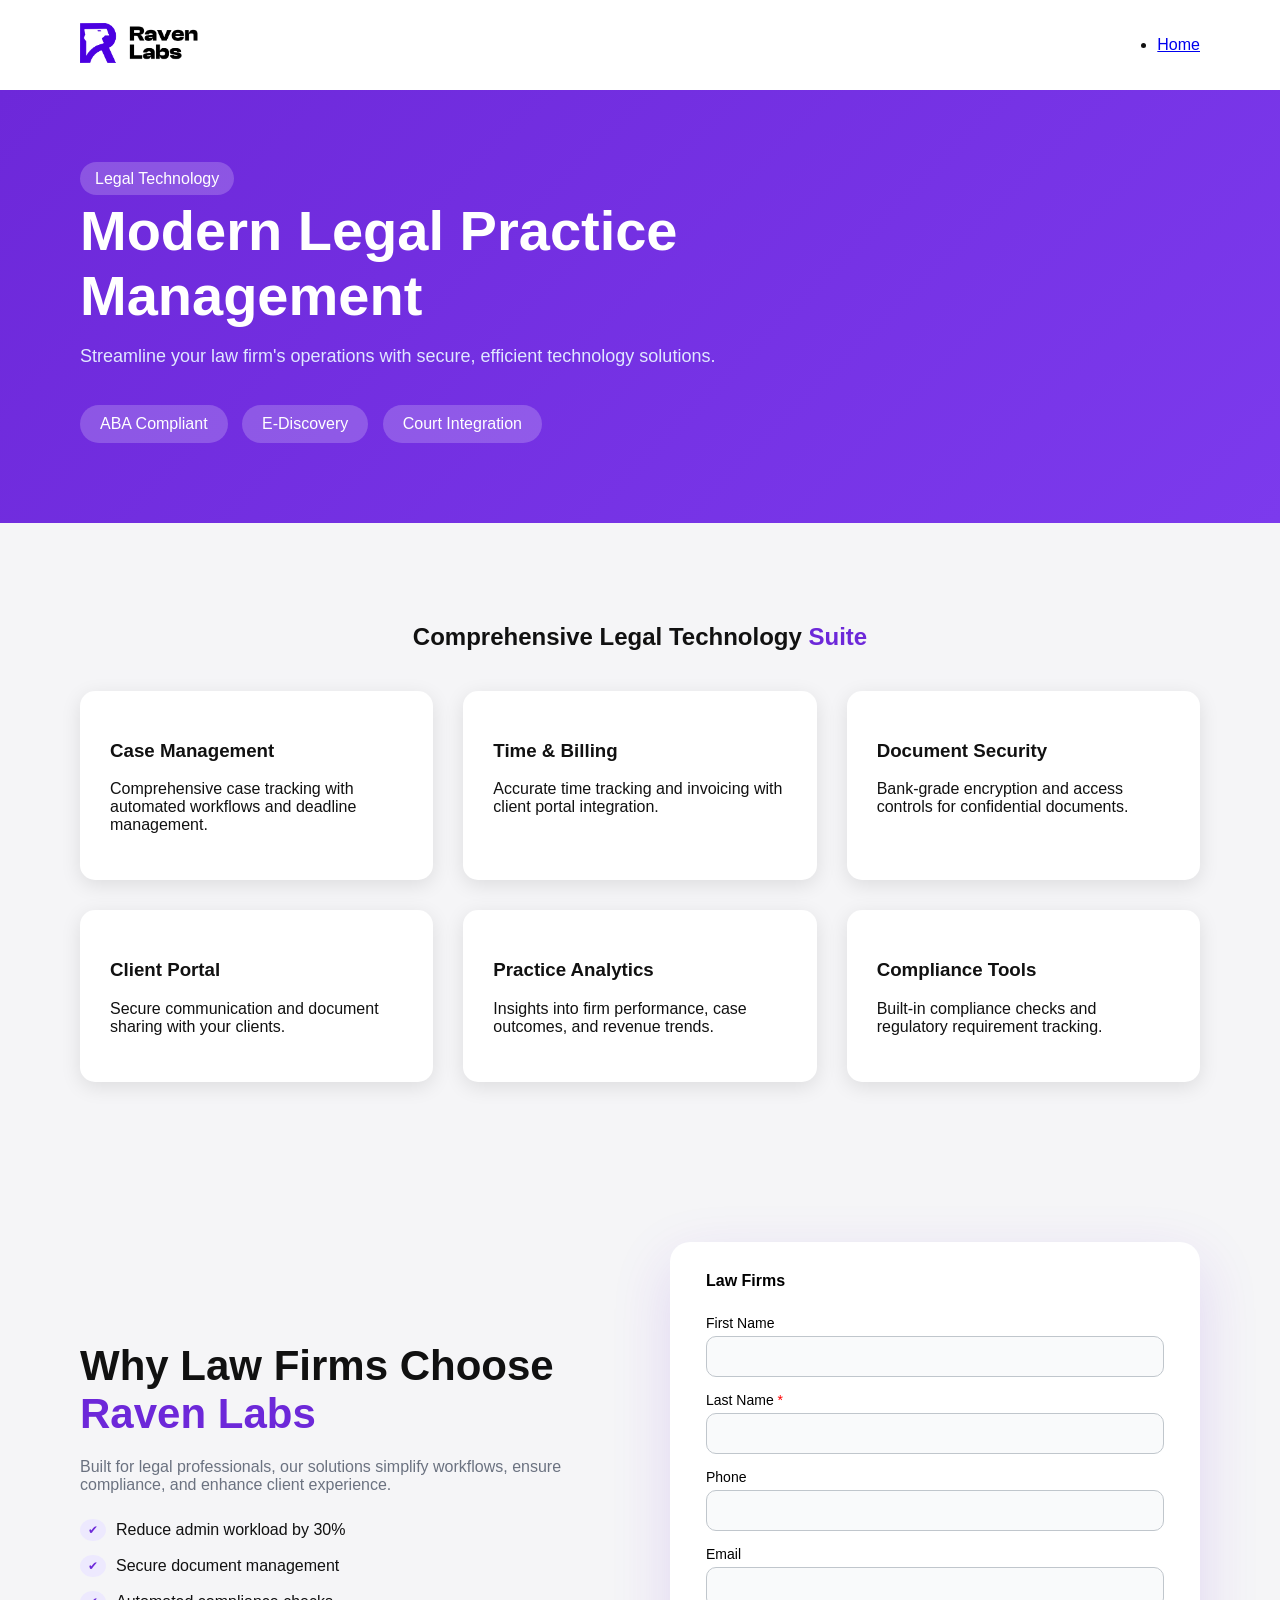
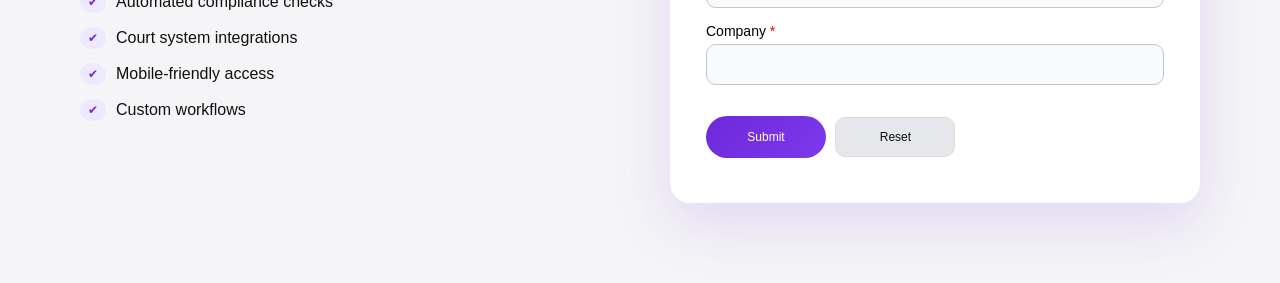
<file: lawfirms.html>
<!DOCTYPE html>
<html>
<head>
  <title>Law Firms</title>

  <style>
    body {
      margin: 0;
      font-family: 'Poppins', sans-serif;
      background: #f5f5f7;
      color: #111;
    }

    nav {
      display: flex;
      justify-content: space-between;
      align-items: center;
      padding: 20px 80px;
      background: white;
    }

    .logo img {
      height: 40px;
    }

    /* HERO */
    .hero2 {
      padding: 80px;
      background: linear-gradient(135deg, #6d28d9, #7c3aed);
      color: white;
    }

    .hero-content {
      max-width: 700px;
    }

    .hero-content h1 {
      font-size: 56px;
      margin: 10px 0;
    }

    .hero-content p {
      color: #e0e7ff;
      font-size: 18px;
    }

    .tag {
      background: rgba(255,255,255,0.2);
      padding: 8px 15px;
      border-radius: 20px;
    }

    .badges span {
      background: rgba(255,255,255,0.2);
      padding: 10px 20px;
      border-radius: 20px;
      margin-right: 10px;
      display: inline-block;
      margin-top: 20px;
    }

    /* GRID */
    .grid-section {
      padding: 80px;
      text-align: center;
    }

    .grid-section h2 span {
      color: #6d28d9;
    }

    .grid {
      display: grid;
      grid-template-columns: repeat(3, 1fr);
      gap: 30px;
      margin-top: 40px;
    }

    .box {
      background: white;
      padding: 30px;
      border-radius: 15px;
      box-shadow: 0 5px 20px rgba(0,0,0,0.1);
      text-align: left;
    }

    /* SPLIT */
    .split {
      display: flex;
      gap: 60px;
      padding: 80px;
      align-items: center;
    }

    .left {
      width: 50%;
    }

    .why-title {
      font-size: 42px;
      margin-bottom: 20px;
    }

    .why-title span {
      color: #6d28d9;
    }

    .why-desc {
      color: #6b7280;
      margin-bottom: 25px;
    }

    .why-list {
      list-style: none;
      padding: 0;
    }

    .why-list li {
      margin-bottom: 14px;
      display: flex;
      align-items: center;
    }

    .why-list li::before {
      content: "✔";
      color: #6d28d9;
      margin-right: 10px;
      background: #ede9fe;
      border-radius: 50%;
      padding: 4px 8px;
      font-size: 12px;
    }

    .right {
      width: 50%;
    }

    /* ===== ZOHO FORM FIX ===== */
    #crmWebToEntityForm {
      background: white !important;
      padding: 30px !important;
      border-radius: 20px !important;
      box-shadow: 0 20px 60px rgba(109, 40, 217, 0.15) !important;
    }

    /* REMOVE FLOAT */
    #crmWebToEntityForm .zcwf_col_lab,
    #crmWebToEntityForm .zcwf_col_fld {
      float: none !important;
      width: 100% !important;
    }

    #crmWebToEntityForm .zcwf_row {
      margin-bottom: 15px;
    }

    #crmWebToEntityForm label {
      display: block;
      font-size: 14px;
      margin-bottom: 5px;
    }

    #crmWebToEntityForm input,
    #crmWebToEntityForm textarea,
    #crmWebToEntityForm select {
      width: 100% !important;
      padding: 12px;
      border-radius: 10px;
      border: 1px solid #ddd;
      background: #f9fafb;
    }

    #crmWebToEntityForm input:focus,
    #crmWebToEntityForm textarea:focus {
      border-color: #6d28d9;
      outline: none;
      box-shadow: 0 0 0 2px rgba(109,40,217,0.2);
    }

    /* BUTTON FIX */
    #crmWebToEntityForm .formsubmit {
      width: 100% !important;
      padding: 14px !important;
      border-radius: 30px !important;
      border: none !important;
      background: linear-gradient(135deg, #6d28d9, #7c3aed) !important;
      color: white !important;
      margin-top: 10px;
      cursor: pointer;
    }

    #crmWebToEntityForm input[type="reset"] {
      background: #e5e7eb !important;
      color: #111 !important;
    }

  </style>
</head>

<body>

<nav>
  <div class="logo">
    <img src="Logo-Theme-colors.webp">
  </div>
  <ul>
    <li><a href="index.html">Home</a></li>
  </ul>
</nav>

<!-- HERO -->
<section class="hero2">
  <div class="hero-content">
    <span class="tag">Legal Technology</span>
    <h1>Modern Legal Practice Management</h1>
    <p>
      Streamline your law firm's operations with secure, efficient technology solutions.
    </p>

    <div class="badges">
      <span>ABA Compliant</span>
      <span>E-Discovery</span>
      <span>Court Integration</span>
    </div>
  </div>
</section>

<!-- GRID -->
<section class="grid-section">
  <h2>Comprehensive Legal Technology <span>Suite</span></h2>

  <div class="grid">
    <div class="box"><h3>Case Management</h3><p>Comprehensive case tracking with automated workflows and deadline management.</p></div>
    <div class="box"><h3>Time & Billing</h3><p>Accurate time tracking and invoicing with client portal integration.</p></div>
    <div class="box"><h3>Document Security</h3><p>Bank-grade encryption and access controls for confidential documents.</p></div>
    <div class="box"><h3>Client Portal</h3><p>Secure communication and document sharing with your clients.</p></div>
    <div class="box"><h3>Practice Analytics</h3><p>Insights into firm performance, case outcomes, and revenue trends.</p></div>
    <div class="box"><h3>Compliance Tools</h3><p>Built-in compliance checks and regulatory requirement tracking.</p></div>
  </div>
</section>

<!-- SPLIT -->
<section class="split">

  <div class="left">
    <h2 class="why-title">
      Why Law Firms Choose <span>Raven Labs</span>
    </h2>

    <p class="why-desc">
      Built for legal professionals, our solutions simplify workflows, ensure compliance,
      and enhance client experience.
    </p>

    <ul class="why-list">
      <li>Reduce admin workload by 30%</li>
      <li>Secure document management</li>
      <li>Automated compliance checks</li>
      <li>Court system integrations</li>
      <li>Mobile-friendly access</li>
      <li>Custom workflows</li>
    </ul>
  </div>

  <div class="right">

    <!-- PASTE YOUR FULL ZOHO FORM HERE (UNCHANGED) -->

    <!-- Note :
   - You can modify the font style and form style to suit your website. 
   - Code lines with comments Do not remove this code are required for the form to work properly, make sure that you do not remove these lines of code. 
   - The Mandatory check script can modified as to suit your business needs. 
   - It is important that you test the modified form before going live.-->
<div id = 'crmWebToEntityForm' class = 'zcwf_lblLeft crmWebToEntityForm' style = 'background-color: white;color: black;max-width: 600px;'>
	<meta name = 'viewport' content = 'width=device-width, initial-scale=1.0'>
		<META HTTP-EQUIV = 'content-type' CONTENT = 'text/html;charset=UTF-8'>
			<form id = 'webform6976070000010662088' action = 'https://crm.zoho.com/crm/WebToLeadForm' name = WebToLeads6976070000010662088 method = 'POST' onSubmit = 'javascript:document.charset="UTF-8"; return checkMandatory6976070000010662088()' accept-charset = 'UTF-8'>
				<input type = 'text' style = 'display:none;' name = 'xnQsjsdp' value = '669c3e8817501ece9868952aa222e0ee20ef88247398d698d594049ada20ea5b'>
				</input>
				<input type = 'hidden' name = 'zc_gad' id = 'zc_gad' value = ''>
				</input>
				<input type = 'text' style = 'display:none;' name = 'xmIwtLD' value = 'cd4543bd8bb384acbd5b093fc2cf3dbdfe11eb081fb7f9aaff7c16d9062fdc571d2a8330d36ccdf0c4acd6853f92f98b'>
				</input>
				<input type = 'text' style = 'display:none;' name = 'actionType' value = 'TGVhZHM='>
				</input>
				<input type = 'text' style = 'display:none;' name = 'returnURL' value = 'null'>
				</input>
				<!-- Do not remove this code. -->
				<style>
					html,body{
						margin: 0px;
					}
					.formsubmit.zcwf_button{
						color: white !important;
						background: transparent linear-gradient(0deg, #0279FF 0%, #00A3F3 100%);
					}
					#crmWebToEntityForm.zcwf_lblLeft{
						width: 100%;
						padding: 25px;
						margin: 0 auto;
						box-sizing: border-box;
					}
					#crmWebToEntityForm.zcwf_lblLeft *{
						box-sizing: border-box;
					}
					#crmWebToEntityForm {text-align: left;
					}
					#crmWebToEntityForm *{
					direction: ltr;
					}
					.zcwf_lblLeft .zcwf_title{
					word-wrap: break-word;
					padding: 0px 6px 10px;
					font-weight: bold }
					.zcwf_lblLeft.cpT_primaryBtn:hover{
					background: linear-gradient(#02acff 0,#006be4 100%)no-repeat padding-box !important;
					box-shadow: 0 -2px 0 0  #0159b9 inset !important;
					border: 0 !important;
					color:  #fff !important;
					outline: 0 !important;
					}
					.zcwf_lblLeft .zcwf_col_fld input[ type  = text], input[ type  = password], .zcwf_lblLeft .zcwf_col_fld textarea{
					width: 60%;
					border: 1px solid  #c0c6cc !important;
					resize: vertical;
					border-radius: 2px;
					float: left;
					}
					.zcwf_lblLeft .zcwf_col_lab{
					width: 30%;
					word-break: break-word;
					padding: 0px 6px 0px;
					margin-right: 10px;
					margin-top: 5px;
					float: left;
					min-height: 1px;
					}
					.zcwf_lblLeft .zcwf_col_fld{
					float: left;
					width: 68%;
					padding: 0px 6px 0px;
					position: relative;
					margin-top: 5px;
					}
					.zcwf_lblLeft .zcwf_privacy {padding: 6px;
					}
					.zcwf_lblLeft .wfrm_fld_dpNn {display: none;
					}
					.dIB {display: inline-block;
					}
					.zcwf_lblLeft .zcwf_col_fld_slt{
					width: 60%;
					border: 1px solid  #ccc;
					background:  #fff;
					border-radius: 4px;
					font-size: 12px;
					float: left;
					resize: vertical;
					padding: 2px 5px;
					}
					.zcwf_lblLeft .zcwf_row:after, .zcwf_lblLeft .zcwf_col_fld:after{
					content: '';
					display: table;
					clear: both;
					}
					.zcwf_lblLeft .zcwf_col_help{
					float: left;
					margin-left: 7px;
					font-size: 12px;
					max-width: 35%;
					word-break: break-word;
					}
					.zcwf_lblLeft .zcwf_help_icon{
					cursor: pointer;
					width: 16px;
					height: 16px;
					display: inline-block;
					background:  #fff;
					border: 1px solid  #c0c6cc;
					color:  #c1c1c1;
					text-align: center;
					font-size: 11px;
					line-height: 16px;
					font-weight: bold;
					border-radius: 50%;
					}
					.zcwf_lblLeft .zcwf_row {margin: 15px 0px;
					}
					.zcwf_lblLeft .formsubmit{
					margin-right: 5px;
					cursor: pointer;
					color:  #313949;
					font-size: 12px;
					}
					.zcwf_lblLeft .zcwf_privacy_txt{
					width: 90%;
					color: rgb(0, 0, 0);
					font-size: 12px;
					font-family: Arial;
					display: inline-block;
					vertical-align: top;
					color:  #313949;
					padding-top: 2px;
					margin-left: 6px;
					}
					.zcwf_lblLeft .zcwf_button{
					font-size: 12px;
					color:  #313949;
					border: 1px solid  #c0c6cc;
					padding: 3px 9px;
					border-radius: 4px;
					cursor: pointer;
					max-width: 120px;
					overflow: hidden;
					text-overflow: ellipsis;
					white-space: nowrap;
					}
					.zcwf_lblLeft .zcwf_tooltip_over{
					position: relative;
					}
					.zcwf_lblLeft .zcwf_tooltip_ctn{
					position: absolute;
					background:  #dedede;
					padding: 3px 6px;
					top: 3px;
					border-radius: 4px;
					word-break: break-word;
					min-width: 100px;
					max-width: 150px;
					color:  #313949;
					z-index: 100;
					}
					.zcwf_lblLeft .zcwf_ckbox{
					float: left;
					}
					.zcwf_lblLeft .zcwf_file{
					width: 55%;
					box-sizing: border-box;
					float: left;
					}
					.cBoth:after{
					content: '';
					display: block;
					clear: both;
					}
					@media all and  (max-width: 600px){
					.zcwf_lblLeft .zcwf_col_lab, .zcwf_lblLeft .zcwf_col_fld{
					width: auto;
					float: none !important;
					}
					.zcwf_lblLeft .zcwf_col_help {width: 40%;
					}
					}
				</style>
				<div class = 'zcwf_title' style = 'max-width: 600px;color: black; font-family:Arial;'>Law Firms</div>
				<div class = 'zcwf_row'>
					<div class = 'zcwf_col_lab' style = 'font-size:12px; font-family: Arial;'>
						<label for = 'First_Name'>First Name</label>
					</div>
					<div class = 'zcwf_col_fld'>
						<input type = 'text' id = 'First_Name' aria-required = 'false' aria-label = 'First Name' name = 'First Name' aria-valuemax = '40' maxlength = '40'>
						</input>
						<div class = 'zcwf_col_help'>
						</div>
					</div>
				</div>
				<div class = 'zcwf_row'>
					<div class = 'zcwf_col_lab' style = 'font-size:12px; font-family: Arial;'>
						<label for = 'Last_Name'>Last Name
							<span style = 'color:red;'>*</span>
						</label>
					</div>
					<div class = 'zcwf_col_fld'>
						<input type = 'text' id = 'Last_Name' aria-required = 'true' aria-label = 'Last Name' name = 'Last Name' aria-valuemax = '80' maxlength = '80'>
						</input>
						<div class = 'zcwf_col_help'>
						</div>
					</div>
				</div>
				<div class = 'zcwf_row'>
					<div class = 'zcwf_col_lab' style = 'font-size:12px; font-family: Arial;'>
						<label for = 'Phone'>Phone</label>
					</div>
					<div class = 'zcwf_col_fld'>
						<input type = 'text' id = 'Phone' aria-required = 'false' aria-label = 'Phone' name = 'Phone' aria-valuemax = '30' maxlength = '30'>
						</input>
						<div class = 'zcwf_col_help'>
						</div>
					</div>
				</div>
				<div class = 'zcwf_row'>
					<div class = 'zcwf_col_lab' style = 'font-size:12px; font-family: Arial;'>
						<label for = 'Email'>Email</label>
					</div>
					<div class = 'zcwf_col_fld'>
						<input type = 'text' ftype = 'email' autocomplete = 'false' id = 'Email' aria-required = 'false' aria-label = 'Email' name = 'Email' aria-valuemax = '100' crmlabel = '' maxlength = '100'>
						</input>
						<div class = 'zcwf_col_help'>
						</div>
					</div>
				</div>
				<div class = 'zcwf_row'>
					<div class = 'zcwf_col_lab' style = 'font-size:12px; font-family: Arial;'>
						<label for = 'Company'>Company
							<span style = 'color:red;'>*</span>
						</label>
					</div>
					<div class = 'zcwf_col_fld'>
						<input type = 'text' id = 'Company' aria-required = 'true' aria-label = 'Company' name = 'Company' aria-valuemax = '200' maxlength = '200'>
						</input>
						<div class = 'zcwf_col_help'>
						</div>
					</div>
				</div>
				<div class = 'zcwf_row wfrm_fld_dpNn'>
					<div class = 'zcwf_col_lab' style = 'font-size:12px; font-family: Arial;'>
						<label for = 'Industry'>Industry</label>
					</div>
					<div class = 'zcwf_col_fld'>
						<select class = 'zcwf_col_fld_slt' role = 'combobox' aria-expanded = 'false' aria-haspopup = 'listbox' id = 'Industry'onChange='addAriaSelected6976070000010662088()' aria-required = 'false' aria-label = 'Industry' name = 'Industry'>
							<option value = '-None-'>-None-</option>
							<option value = 'General'>General</option>
							<option value = 'Healthcare'>Healthcare</option>
							<option value = 'Manufacturing'>Manufacturing</option>
							<option selected value = 'Law&#x20;Firms'>Law Firms</option>
							<option value = 'E&#x20;-&#x20;Commerce'>E - Commerce</option>
							<option value = 'Kitchen&#x20;Equiptment'>Kitchen Equiptment</option>
						</select>
						<div class = 'zcwf_col_help'>
						</div>
					</div>
				</div>
				<div class = 'zcwf_row wfrm_fld_dpNn'>
					<div class = 'zcwf_col_lab' style = 'font-size:12px; font-family: Arial;'>
						<label for = 'LEADCF7'>Source Page</label>
					</div>
					<div class = 'zcwf_col_fld'>
						<select class = 'zcwf_col_fld_slt' role = 'combobox' aria-expanded = 'false' aria-haspopup = 'listbox' id = 'LEADCF7'onChange='addAriaSelected6976070000010662088()' aria-required = 'false' aria-label = 'LEADCF7' name = 'LEADCF7'>
							<option value = '-None-'>-None-</option>
							<option value = 'Home'>Home</option>
							<option value = 'Healthcare&#x20;Page'>Healthcare Page</option>
							<option value = 'Manufacturing&#x20;Page'>Manufacturing Page</option>
							<option selected value = 'Law&#x20;Firms&#x20;Page'>Law Firms Page</option>
							<option value = 'E-&#x20;Commerce&#x20;Page'>E- Commerce Page</option>
							<option value = 'Kitchen&#x20;Equiptment&#x20;Page'>Kitchen Equiptment Page</option>
						</select>
						<div class = 'zcwf_col_help'>
						</div>
					</div>
				</div>
				<input type = 'text' type = 'hidden' style = 'display: none;' name = 'aG9uZXlwb3Q' value = ''/>
				<div class = 'zcwf_row'>
					<div class = 'zcwf_col_lab'>
					</div>
					<div class = 'zcwf_col_fld'>
						<input type = 'submit' id = 'formsubmit' role = 'button' class = 'formsubmit zcwf_button' value = 'Submit' aria-label = 'Submit' title = 'Submit'>
							<input type = 'reset' class = 'zcwf_button' role = 'button' name = 'reset' value = 'Reset' aria-label = 'Reset' title = 'Reset'>
							</div>
						</div>
						<script>
							function addAriaSelected6976070000010662088(){
								var optionElem = event.target;
								var previousSelectedOption = optionElem.querySelector('[aria-selected=true]');
								if (previousSelectedOption) {
									previousSelectedOption.removeAttribute('aria-selected');
								}
								optionElem.querySelectorAll('option') [optionElem.selectedIndex] .ariaSelected = 'true';
							}
							function validateEmail6976070000010662088(){
								var form = document.forms['WebToLeads6976070000010662088'];
								var emailFld = form.querySelectorAll('[ftype=email]');
								var i;
								for(i = 0; i < emailFld.length; i++ ) {
									var emailVal = emailFld[i].value;
									if ((emailVal.replace (/^\s+|\s+$/g,'') ) .length != 0) {
										var atpos = emailVal.indexOf('@');
										var dotpos = emailVal.lastIndexOf('.');
										if(atpos < 1 || dotpos < atpos + 2 || dotpos + 2 >= emailVal.length) {
											alert('Please enter a valid email address. ');
											emailFld[i].focus();
											return false;
										}
									}
								}
								return true;
							}
							function checkMandatory6976070000010662088(){
								var mndFileds = new Array('Company', 'Last Name');
								var fldLangVal = new Array('Company', 'Last\x20Name');
								for (i = 0; i < mndFileds.length; i++ ) {
									var fieldObj = document.forms['WebToLeads6976070000010662088'] [mndFileds[i]];
									if (fieldObj) {
										if(((fieldObj.value) .replace (/^\s+|\s+$/g,'') ) .length == 0) {
											if (fieldObj.type == 'file') {
												alert('Please select a file to upload.');
												fieldObj.focus();
												return false;
											}
											alert(fldLangVal[i] + ' cannot be empty.');
											fieldObj.focus();
											return false;
										} else if (fieldObj.nodeName == 'SELECT') {
											if (fieldObj.options[fieldObj.selectedIndex].value == '-None-') {
												alert(fldLangVal[i] + ' cannot be none.');
												fieldObj.focus();
												return false;
											}
										} else if (fieldObj.type == 'checkbox') {
											if (fieldObj.checked == false) {
												alert('Please accept  ' + fldLangVal[i]);
												fieldObj.focus();
												return false;
											}
										}
										try{
											if (fieldObj.name == 'Last Name') {
												name = fieldObj.value;
											}
										} catch (e){}
									}
								}
								if ( !validateEmail6976070000010662088 () ) {
									return false;
								}
								var urlparams = new URLSearchParams(window.location.search);
								if (urlparams.has ('service') && (urlparams.get ('service') === 'smarturl') ) {
									var webform = document.getElementById('webform6976070000010662088');
									var service = urlparams.get('service');
									var smarturlfield = document.createElement('input');
									smarturlfield.setAttribute('type', 'hidden');
									smarturlfield.setAttribute('value', service);
									smarturlfield.setAttribute('name', 'service');
									webform.appendChild(smarturlfield);
								}
								document.querySelector('.crmWebToEntityForm .formsubmit').setAttribute('disabled', true);
							}
							function tooltipShow6976070000010662088(el){
								var tooltip = el.nextElementSibling;
								var tooltipDisplay = tooltip.style.display;
								if (tooltipDisplay == 'none') {
									var allTooltip = document.getElementsByClassName('zcwf_tooltip_over');
									for (i = 0; i < allTooltip.length; i++ ) {
										allTooltip[i].style.display = 'none';
									}
									tooltip.style.display = 'block';
								} else {
									tooltip.style.display = 'none';
								}
							}
						</script>
						<!-- Do not remove this --- Analytics Tracking code starts -->
						<script id = 'wf_anal' src = 'https://crm.zohopublic.com/crm/WebFormAnalyticsServeServlet?rid=[base64]&tw=42e0ec8e0384ce084ce2dd40ba635dbde25aa849d5c8e89257aff66d0b050dc4'>
					</script>
					<!-- Do not remove this --- Analytics Tracking code ends. -->
				</form>
			</div>

  </div>

</section>

</body>
</html>
</file>
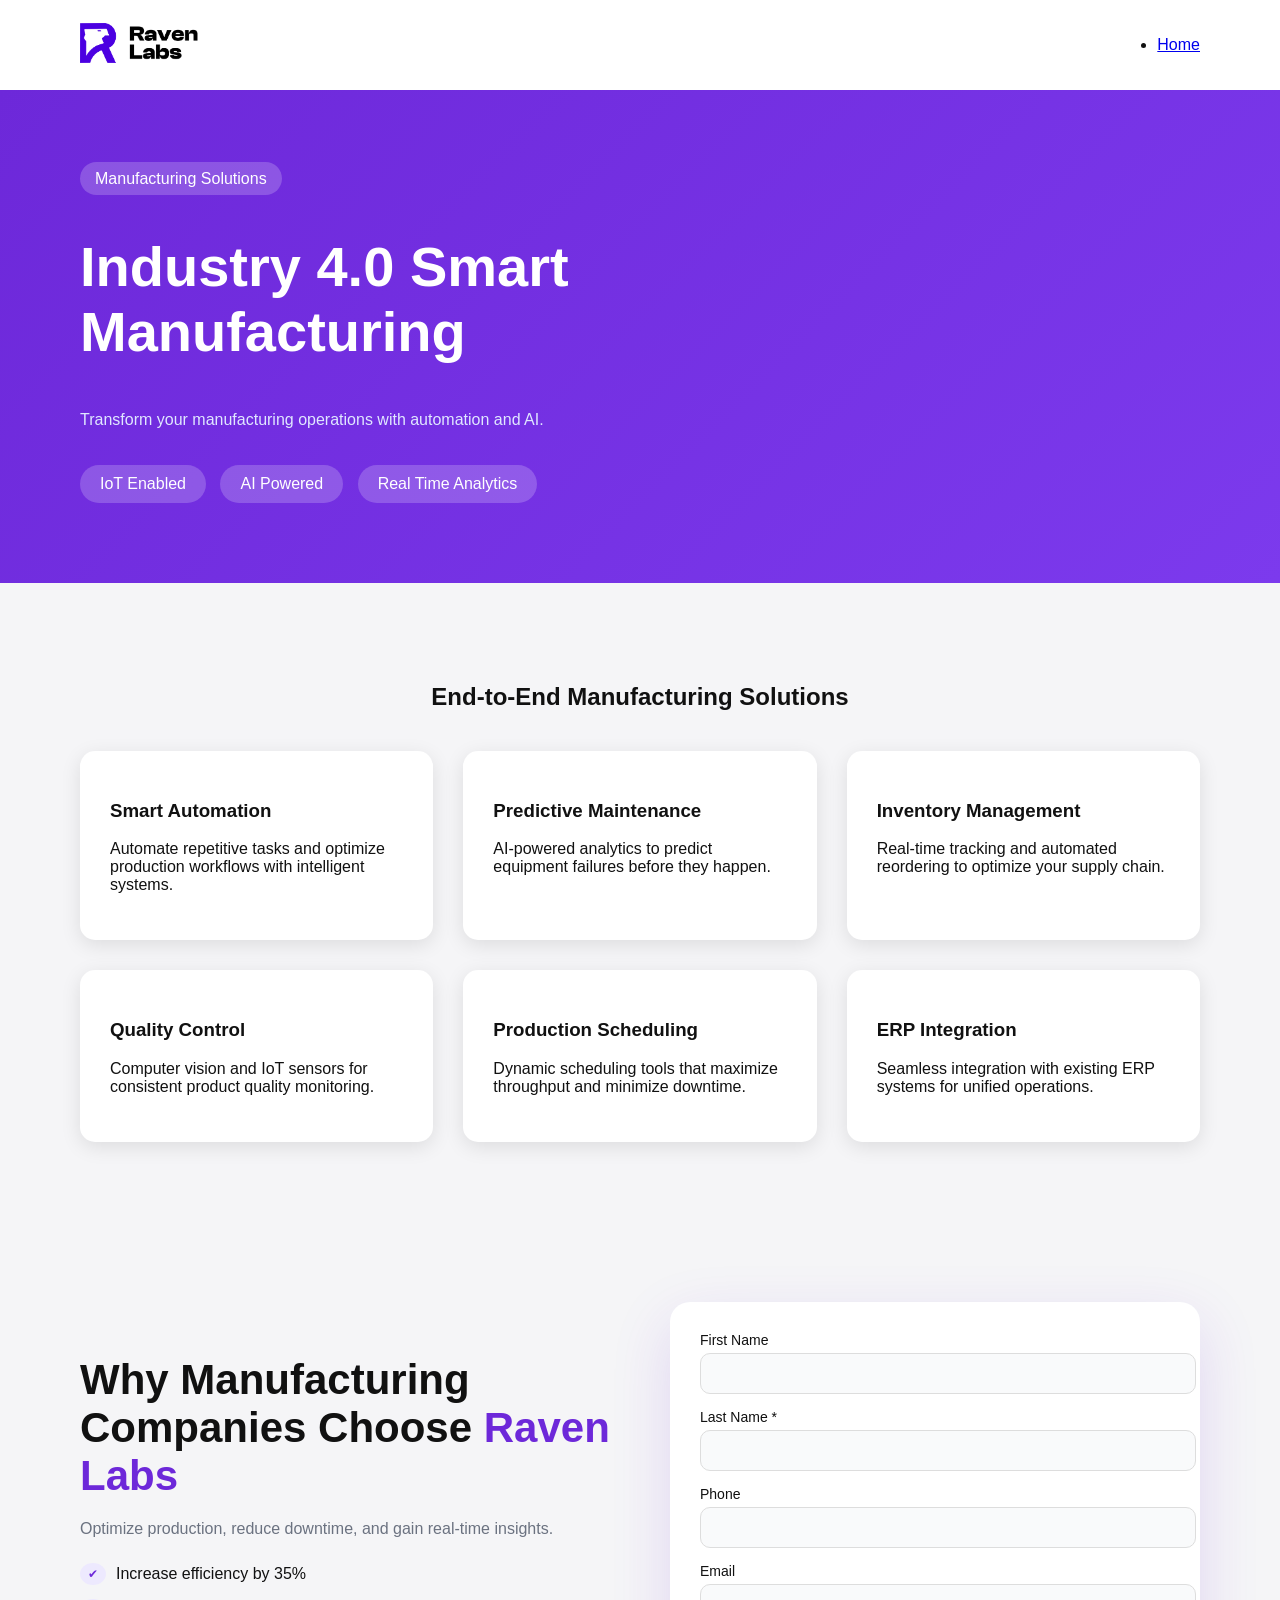
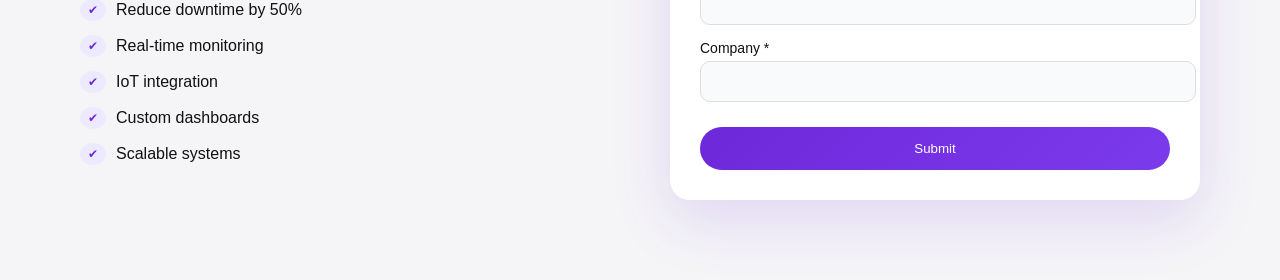
<file: manufacturing.html>
<!DOCTYPE html>
<html>
<head>
  <title>Manufacturing</title>

  <style>
    body {
      margin: 0;
      font-family: 'Poppins', sans-serif;
      background: #f5f5f7;
      color: #111;
    }

    nav {
      display: flex;
      justify-content: space-between;
      align-items: center;
      padding: 20px 80px;
      background: white;
    }

    .logo img {
      height: 40px;
    }

    /* HERO */
    .hero2 {
      padding: 80px;
      background: linear-gradient(135deg, #6d28d9, #7c3aed);
      color: white;
    }

    .hero-content {
      max-width: 700px;
    }

    .hero-content h1 {
      font-size: 56px;
    }

    .hero-content p {
      color: #e0e7ff;
    }

    .tag {
      background: rgba(255,255,255,0.2);
      padding: 8px 15px;
      border-radius: 20px;
    }

    .badges span {
      background: rgba(255,255,255,0.2);
      padding: 10px 20px;
      border-radius: 20px;
      margin-right: 10px;
      display: inline-block;
      margin-top: 20px;
    }

    /* GRID */
    .grid-section {
      padding: 80px;
      text-align: center;
    }

    .grid {
      display: grid;
      grid-template-columns: repeat(3, 1fr);
      gap: 30px;
      margin-top: 40px;
    }

    .box {
      background: white;
      padding: 30px;
      border-radius: 15px;
      box-shadow: 0 5px 20px rgba(0,0,0,0.1);
      text-align: left;
    }

    /* SPLIT */
    .split {
      display: flex;
      gap: 60px;
      padding: 80px;
      align-items: center;
    }

    .left {
      width: 50%;
    }

    .why-title {
      font-size: 42px;
      margin-bottom: 20px;
    }

    .why-title span {
      color: #6d28d9;
    }

    .why-desc {
      color: #6b7280;
      margin-bottom: 25px;
    }

    .why-list {
      list-style: none;
      padding: 0;
    }

    .why-list li {
      margin-bottom: 14px;
      display: flex;
      align-items: center;
    }

    .why-list li::before {
      content: "✔";
      color: #6d28d9;
      margin-right: 10px;
      background: #ede9fe;
      border-radius: 50%;
      padding: 4px 8px;
      font-size: 12px;
    }

    .right {
      width: 50%;
    }

    /* ===== ZOHO FORM FIX ===== */
    #crmWebToEntityForm {
      background: white !important;
      padding: 30px !important;
      border-radius: 20px !important;
      box-shadow: 0 20px 60px rgba(109, 40, 217, 0.15) !important;
    }

    #crmWebToEntityForm .zcwf_col_lab,
    #crmWebToEntityForm .zcwf_col_fld {
      float: none !important;
      width: 100% !important;
    }

    #crmWebToEntityForm .zcwf_row {
      margin-bottom: 15px;
    }

    #crmWebToEntityForm label {
      display: block;
      font-size: 14px;
      margin-bottom: 5px;
    }

    #crmWebToEntityForm input,
    #crmWebToEntityForm textarea {
      width: 100% !important;
      padding: 12px;
      border-radius: 10px;
      border: 1px solid #ddd;
      background: #f9fafb;
    }

    #crmWebToEntityForm input:focus,
    #crmWebToEntityForm textarea:focus {
      border-color: #6d28d9;
      outline: none;
      box-shadow: 0 0 0 2px rgba(109,40,217,0.2);
    }

    #crmWebToEntityForm .formsubmit {
      width: 100% !important;
      padding: 14px !important;
      border-radius: 30px !important;
      border: none !important;
      background: linear-gradient(135deg, #6d28d9, #7c3aed) !important;
      color: white !important;
      margin-top: 10px;
      cursor: pointer;
    }

  </style>
</head>

<body>

<nav>
  <div class="logo">
    <img src="Logo-Theme-colors.webp">
  </div>
  <ul>
    <li><a href="index.html">Home</a></li>
  </ul>
</nav>

<!-- HERO -->
<section class="hero2">
  <div class="hero-content">
    <span class="tag">Manufacturing Solutions</span>
    <h1>Industry 4.0 Smart Manufacturing</h1>
    <p>Transform your manufacturing operations with automation and AI.</p>

    <div class="badges">
      <span>IoT Enabled</span>
      <span>AI Powered</span>
      <span>Real Time Analytics</span>
    </div>
  </div>
</section>

<!-- GRID -->
<section class="grid-section">
  <h2>End-to-End Manufacturing Solutions</h2>

  <div class="grid">
    <div class="box"><h3>Smart Automation</h3><p>Automate repetitive tasks and optimize production workflows with intelligent systems.</p></div>
    <div class="box"><h3>Predictive Maintenance</h3><p>AI-powered analytics to predict equipment failures before they happen.</p></div>
    <div class="box"><h3>Inventory Management</h3><p>Real-time tracking and automated reordering to optimize your supply chain.</p></div>
    <div class="box"><h3>Quality Control</h3><p>Computer vision and IoT sensors for consistent product quality monitoring.</p></div>
    <div class="box"><h3>Production Scheduling</h3><p>Dynamic scheduling tools that maximize throughput and minimize downtime.</p></div>
    <div class="box"><h3>ERP Integration</h3><p>Seamless integration with existing ERP systems for unified operations.</p></div>
  </div>
</section>

<!-- SPLIT -->
<section class="split">

  <div class="left">
    <h2 class="why-title">
      Why Manufacturing Companies Choose <span>Raven Labs</span>
    </h2>

    <p class="why-desc">
      Optimize production, reduce downtime, and gain real-time insights.
    </p>

    <ul class="why-list">
      <li>Increase efficiency by 35%</li>
      <li>Reduce downtime by 50%</li>
      <li>Real-time monitoring</li>
      <li>IoT integration</li>
      <li>Custom dashboards</li>
      <li>Scalable systems</li>
    </ul>
  </div>

  <div class="right">

    <!-- YOUR ZOHO FORM -->
    <div id="crmWebToEntityForm">

      <form action="https://crm.zoho.com/crm/WebToLeadForm" method="POST">

        <input type="hidden" name="xnQsjsdp" value="b8cf36c963c9fb5d399964a4c9072d420320930e8a0272a31705fa7170949c4c">
        <input type="hidden" name="xmIwtLD" value="fae398e0531e94b32cfbf645daca27d78db1812871a8328ff820442240ff6db1fe1a86e472f3a19bee76998c1e71462a">
        <input type="hidden" name="actionType" value="TGVhZHM=">

        <div class="zcwf_row">
          <label>First Name</label>
          <input type="text" name="First Name">
        </div>

        <div class="zcwf_row">
          <label>Last Name *</label>
          <input type="text" name="Last Name">
        </div>

        <div class="zcwf_row">
          <label>Phone</label>
          <input type="text" name="Phone">
        </div>

        <div class="zcwf_row">
          <label>Email</label>
          <input type="text" name="Email">
        </div>

        <div class="zcwf_row">
          <label>Company *</label>
          <input type="text" name="Company">
        </div>

        <input type="submit" class="formsubmit" value="Submit">
      </form>

    </div>

  </div>

</section>

</body>
</html>
</file>
<file: style.css>
body {
  margin: 0;
  font-family: 'Poppins', sans-serif;
  background: #020617;
  color: white;
}

/* NAV */
nav {
  display: flex;
  justify-content: space-between;
  align-items: center;
  padding: 20px 80px;
  background: white;
}

.nav-links {
  display: flex;
  gap: 40px;
  list-style: none;
}

.nav-links a {
  text-decoration: none;
  color: black;
  font-weight: 500;
}

.nav-links .active {
  color: #6d28d9;
}

/* DROPDOWN */
.dropdown {
  position: relative;
}

.dropdown-menu {
  display: none;
  position: absolute;
  top: 100%;
  background: white;
  width: 200px;
}

.dropdown:hover .dropdown-menu {
  display: block;
}

/* HERO */
.hero {
  display: flex;
  justify-content: space-between;
  align-items: center;
  padding: 100px 80px;
  background: linear-gradient(135deg, #6d28d9, #7c3aed);
}

.hero-left {
  width: 50%;
}

.hero-left h1 {
  font-size: 48px;
}

.hero-left p {
  color: #e0e7ff;
}

.hero-right img {
  width: 400px;
}

/* FORM FIX (IMPORTANT) */
#crmWebToEntityForm {
  background: white;
  color: black;
  border-radius: 12px;
  padding: 25px;
  margin-top: 20px;
  box-shadow: 0 10px 25px rgba(0,0,0,0.1);
}

/* ONLY target Zoho form */
.zcwf_row {
  margin-bottom: 15px;
}

.zcwf_row label {
  display: block;
  margin-bottom: 5px;
  font-size: 13px;
}

/* scoped inputs (NO global override) */
.zcwf_row input,
.zcwf_row select {
  width: 100%;
  padding: 12px;
  border-radius: 8px;
  border: 1px solid #ccc;
}

/* BUTTON FIX */
.formsubmit {
  width: 100%;
  padding: 12px;
  background: linear-gradient(135deg, #ff6a00, #ff8c42);
  color: white;
  border: none;
  border-radius: 8px;
  margin-top: 15px;
  cursor: pointer;
}

/* FOOTER */
footer {
  text-align: center;
  padding: 40px;
  color: #94a3b8;
}

/* FIXED DROPDOWN */
.dropdown {
  position: relative;
}

.dropdown-menu {
  display: none;
  position: absolute;
  top: 110%;          /* slight gap below navbar */
  left: 50%;
  transform: translateX(-50%);
  
  background: white;
  min-width: 220px;
  border-radius: 10px;
  padding: 10px 0;
  
  box-shadow: 0 10px 25px rgba(0,0,0,0.15);
  z-index: 999;
}

/* menu items */
.dropdown-menu li {
  list-style: none;
}

.dropdown-menu li a {
  display: block;
  padding: 12px 18px;
  color: #111;
  text-decoration: none;
  transition: 0.2s;
}

/* hover effect */
.dropdown-menu li a:hover {
  background: #f3f4f6;
  padding-left: 22px;
}

/* show dropdown */
.dropdown:hover .dropdown-menu {
  display: block;
}

/* ===== ZOHO FORM ALIGN FIX ===== */

.right #crmWebToEntityForm {
  background: white;
  color: #111;
  border-radius: 15px;
  padding: 30px;
  box-shadow: 0 10px 30px rgba(0,0,0,0.1);
  width: 100%;
}

/* remove Zoho float layout */
.zcwf_col_lab,
.zcwf_col_fld {
  float: none !important;
  width: 100% !important;
}

/* spacing */
.zcwf_row {
  margin-bottom: 15px;
}

/* labels */
.zcwf_col_lab label {
  font-size: 14px;
  font-weight: 500;
  margin-bottom: 5px;
  display: block;
}

/* inputs */
.zcwf_col_fld input,
.zcwf_col_fld select {
  width: 100% !important;
  padding: 12px;
  border-radius: 10px;
  border: 1px solid #ddd;
  font-size: 14px;
}

/* focus effect (premium feel) */
.zcwf_col_fld input:focus,
.zcwf_col_fld select:focus {
  border-color: #6d28d9;
  outline: none;
  box-shadow: 0 0 0 2px rgba(109,40,217,0.1);
}

/* submit button */
.formsubmit {
  width: 100% !important;
  padding: 14px;
  border-radius: 30px;
  border: none;
  background: linear-gradient(135deg, #f97316, #fb923c);
  color: white;
  font-weight: 500;
  cursor: pointer;
  margin-top: 10px;
}

/* reset button */
input[type="reset"] {
  margin-top: 10px;
  background: #e5e7eb;
  color: #111;
}

/* ===== HEALTHCARE PAGE FORM FIX ===== */

.split .right {
  display: flex;
  justify-content: center;
  align-items: center;
}

/* container */
.split .right #crmWebToEntityForm {
  width: 100%;
  max-width: 420px;
  background: white;
  color: #111;
  padding: 30px;
  border-radius: 15px;
  box-shadow: 0 10px 30px rgba(0,0,0,0.1);
}

/* remove zoho floats */
.split .right .zcwf_col_lab,
.split .right .zcwf_col_fld {
  float: none !important;
  width: 100% !important;
}

/* spacing */
.split .right .zcwf_row {
  margin-bottom: 15px;
}

/* labels */
.split .right .zcwf_col_lab label {
  display: block;
  font-size: 14px;
  margin-bottom: 5px;
  color: #111;
}

/* inputs */
.split .right .zcwf_col_fld input,
.split .right .zcwf_col_fld select {
  width: 100% !important;
  padding: 12px;
  border-radius: 10px;
  border: 1px solid #ddd;
  font-size: 14px;
}

/* focus effect */
.split .right input:focus {
  border-color: #6d28d9;
  outline: none;
}

/* submit button */
.split .right .formsubmit {
  width: 100% !important;
  padding: 14px;
  border-radius: 30px;
  border: none;
  background: linear-gradient(135deg, #f97316, #fb923c);
  color: white;
  font-weight: 500;
  cursor: pointer;
}

/* reset button */
.split .right input[type="reset"] {
  background: #e5e7eb;
  color: #111;
}

.logo img {
  height: 45px;
  width: auto;
}

nav {
  height: 70px;
}

.hero2,
.grid-section,
.split {
  max-width: 1200px;
  margin: auto;
}

.split {
  display: flex;
  align-items: center;
  justify-content: space-between;
  gap: 60px;

  min-height: 80vh;   /* 🔥 THIS IS THE KEY FIX */
  padding: 60px 20px;
}

.left {
  width: 50%;
  max-width: 550px;

  display: flex;
  flex-direction: column;
  justify-content: center;  /* 🔥 centers content vertically */
}

.right {
  width: 50%;

  display: flex;
  justify-content: center;
  align-items: center;  /* 🔥 aligns form with left content */
}

.right #crmWebToEntityForm {
  width: 100%;
  max-width: 400px;
}

.right #crmWebToEntityForm {
  max-width: 380px;
}
</file>
